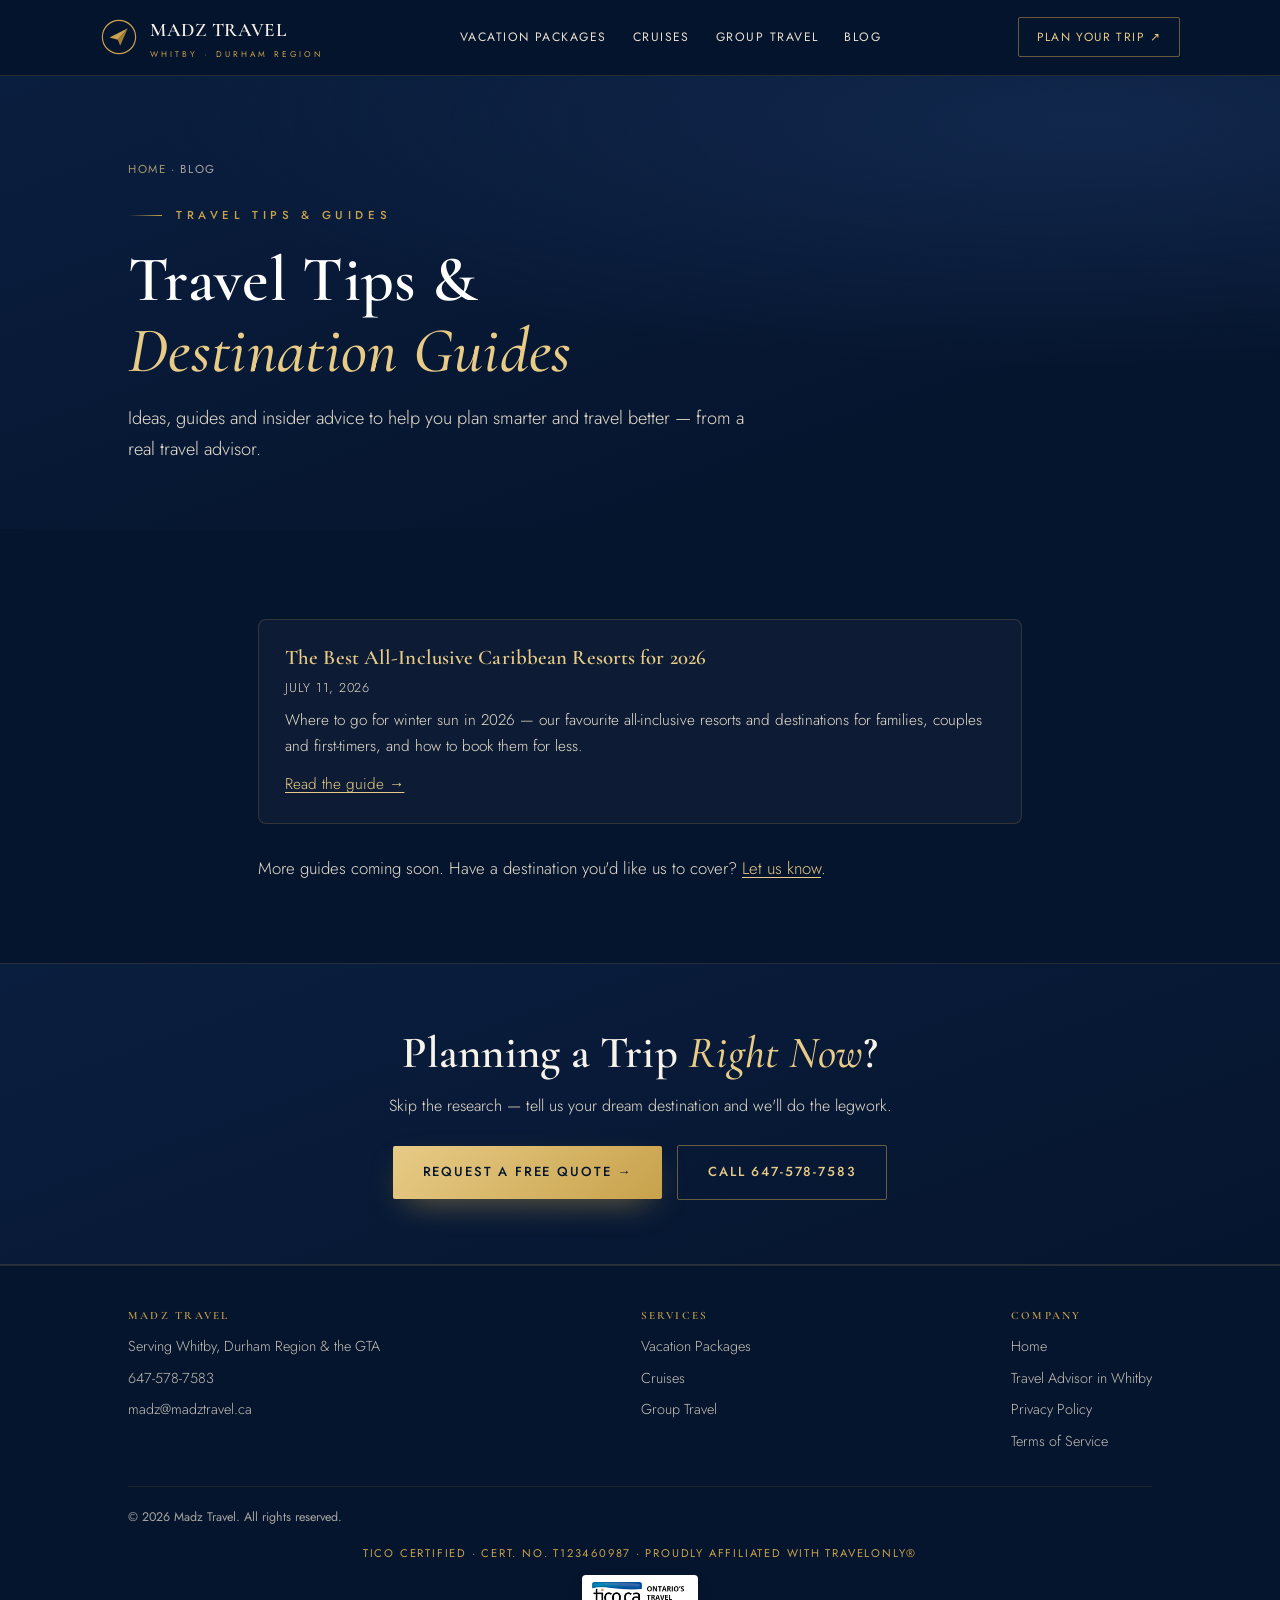
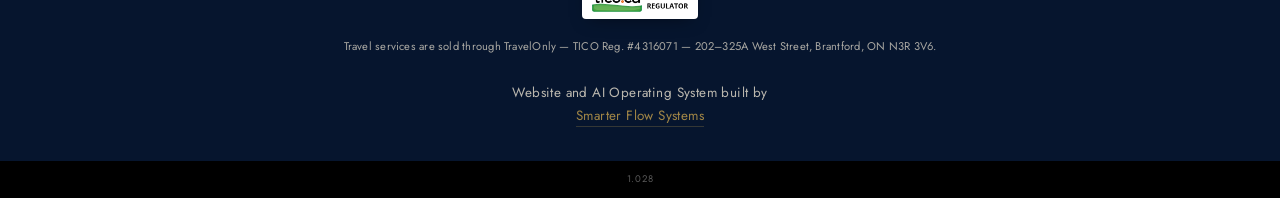
<file: blog/index.html>
<!DOCTYPE html>
<html lang="en">
<head>
<meta charset="UTF-8" />
<meta name="viewport" content="width=device-width, initial-scale=1.0" />
<title>Travel Tips &amp; Destination Guides | Madz Travel Blog</title>
<meta name="description" content="Travel tips, destination guides and vacation planning advice from Madz Travel — a TICO-certified travel advisor in Whitby, Ontario." />
<link rel="canonical" href="https://madztravel.ca/blog/" />
<meta name="robots" content="index,follow" />
<meta property="og:type" content="website" />
<meta property="og:site_name" content="Madz Travel" />
<meta property="og:url" content="https://madztravel.ca/blog/" />
<meta property="og:title" content="Travel Tips & Destination Guides | Madz Travel Blog" />
<meta property="og:description" content="Travel tips, destination guides and vacation planning advice from a TICO-certified travel advisor." />
<meta property="og:image" content="https://madztravel.ca/og-image.png" />
<meta name="twitter:card" content="summary_large_image" />
<meta name="theme-color" content="#0A1E3F" />
<link rel="icon" type="image/png" href="/logo.png" />
<link rel="preconnect" href="https://fonts.googleapis.com">
<link rel="preconnect" href="https://fonts.gstatic.com" crossorigin>
<link href="https://fonts.googleapis.com/css2?family=Cormorant+Garamond:ital,wght@0,500;0,600;0,700;1,500&family=Jost:wght@300;400;500;600&display=swap" rel="stylesheet">
<link rel="stylesheet" href="/site.css">
</head>
<body>

<header class="nav">
  <div class="wrap nav-inner">
    <a href="/" class="brand">
      <svg viewBox="0 0 48 48" aria-label="Madz Travel"><circle cx="24" cy="24" r="21" fill="none" stroke="#C8A24C" stroke-width="1.5"/><path d="M35 13 L12 24.5 L22.5 27.5 Z" fill="#C8A24C"/><path d="M22.5 27.5 L25.5 35 L35 13 Z" fill="#A67F32"/></svg>
      <span><b>Madz Travel</b><span>Whitby · Durham Region</span></span>
    </a>
    <nav class="nav-links">
      <a href="/vacation-packages.html">Vacation Packages</a>
      <a href="/cruises.html">Cruises</a>
      <a href="/group-travel.html">Group Travel</a>
      <a href="/blog/">Blog</a>
    </nav>
    <a href="/#contact" class="nav-cta">Plan Your Trip ↗</a>
  </div>
</header>

<section class="phead">
  <div class="wrap">
    <div class="crumb"><a href="/">Home</a> · Blog</div>
    <span class="eyebrow">Travel Tips &amp; Guides</span>
    <h1>Travel Tips &amp; <em>Destination Guides</em></h1>
    <p class="lede">Ideas, guides and insider advice to help you plan smarter and travel better — from a real travel advisor.</p>
  </div>
</section>

<section class="prose">
  <div class="wrap">
    <div class="cards">
      <div class="card">
        <h3><a href="/blog/best-all-inclusive-caribbean-resorts-2026.html" style="color:var(--gold-light);text-decoration:none">The Best All-Inclusive Caribbean Resorts for 2026</a></h3>
        <p style="color:var(--cream-dim);font-size:.8rem;letter-spacing:.06em;text-transform:uppercase;margin-bottom:8px">July 11, 2026</p>
        <p>Where to go for winter sun in 2026 — our favourite all-inclusive resorts and destinations for families, couples and first-timers, and how to book them for less.</p>
        <p style="margin-top:12px"><a href="/blog/best-all-inclusive-caribbean-resorts-2026.html">Read the guide →</a></p>
      </div>
    </div>
    <p style="margin-top:30px">More guides coming soon. Have a destination you'd like us to cover? <a href="/#contact">Let us know</a>.</p>
  </div>
</section>

<section class="cta-band">
  <div class="wrap">
    <h2>Planning a Trip <em>Right Now</em>?</h2>
    <p>Skip the research — tell us your dream destination and we'll do the legwork.</p>
    <a href="/#contact" class="btn btn-gold">Request a Free Quote →</a>
    <a href="tel:+16475787583" class="btn btn-ghost">Call 647-578-7583</a>
  </div>
</section>

<footer>
  <div class="wrap">
    <div class="foot-cols">
      <div>
        <h4>Madz Travel</h4>
        <p>Serving Whitby, Durham Region &amp; the GTA</p>
        <a href="tel:+16475787583">647-578-7583</a>
        <a href="mailto:madz@madztravel.ca">madz@madztravel.ca</a>
      </div>
      <div>
        <h4>Services</h4>
        <a href="/vacation-packages.html">Vacation Packages</a>
        <a href="/cruises.html">Cruises</a>
        <a href="/group-travel.html">Group Travel</a>
      </div>
      <div>
        <h4>Company</h4>
        <a href="/">Home</a>
        <a href="/whitby-travel-advisor.html">Travel Advisor in Whitby</a>
        <a href="/privacy.html">Privacy Policy</a>
        <a href="/terms.html">Terms of Service</a>
      </div>
    </div>
    <div class="foot-bottom">
      <p>© <span id="yr"></span> Madz Travel. All rights reserved.</p>
      <span class="tico"><a class="tico-mark" href="https://www.tico.ca/" target="_blank" rel="noopener noreferrer"><img src="/tico-logo.png" width="362" height="112" alt="TICO &mdash; Ontario&rsquo;s travel regulator" loading="lazy"></a>TICO Certified · Cert. No. T123460987 · Proudly Affiliated with TravelOnly®</span>
    <span class="tico-reg">Travel services are sold through TravelOnly &mdash; TICO Reg. #4316071 &mdash; 202&ndash;325A West Street, Brantford, ON N3R 3V6.</span>
    <div class="built-by">Website and AI Operating System built by<br><a href="https://smarterflow.ca/?ref=madztravel" target="_blank" rel="noopener">Smarter Flow Systems</a></div>
    </div>
  </div>
</footer>
<div class="version-bar"></div>
<script>document.getElementById('yr').textContent=new Date().getFullYear();</script>
<script src="/version.js"></script>
</body>
</html>
</file>
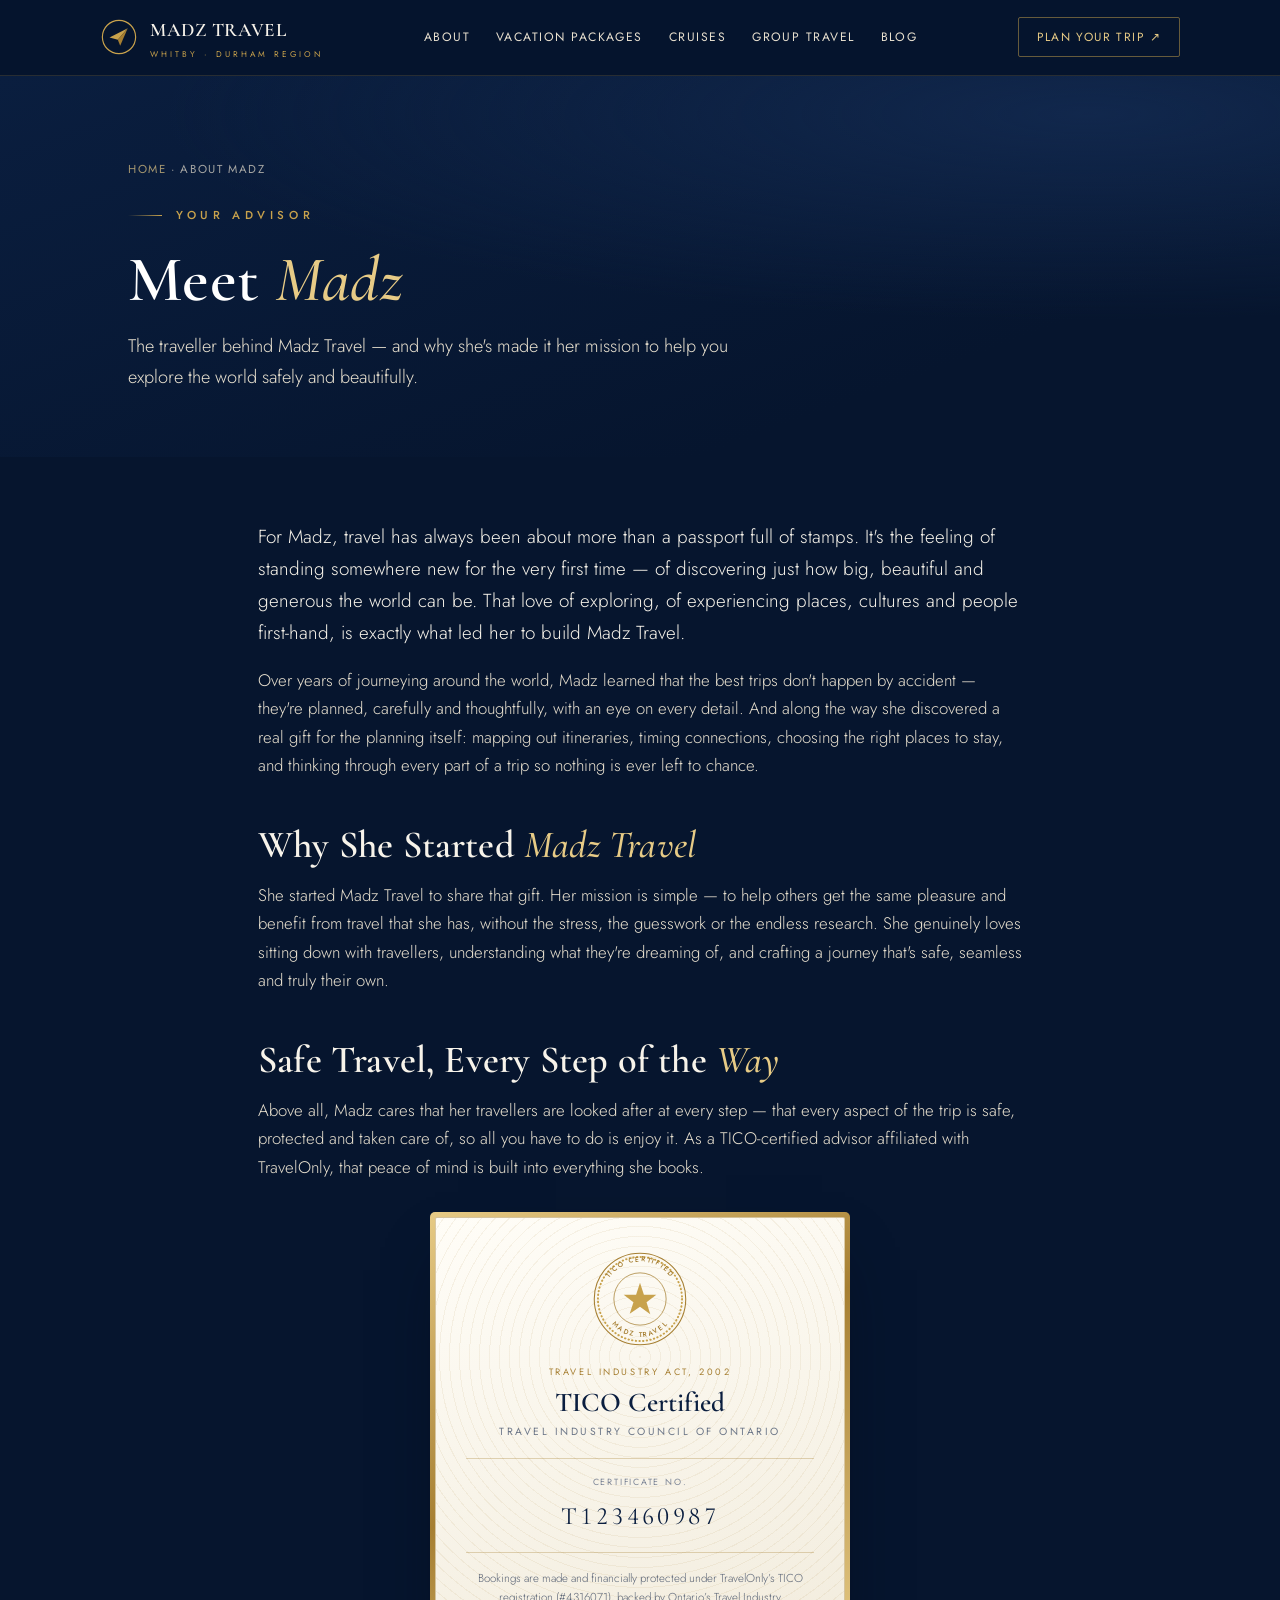
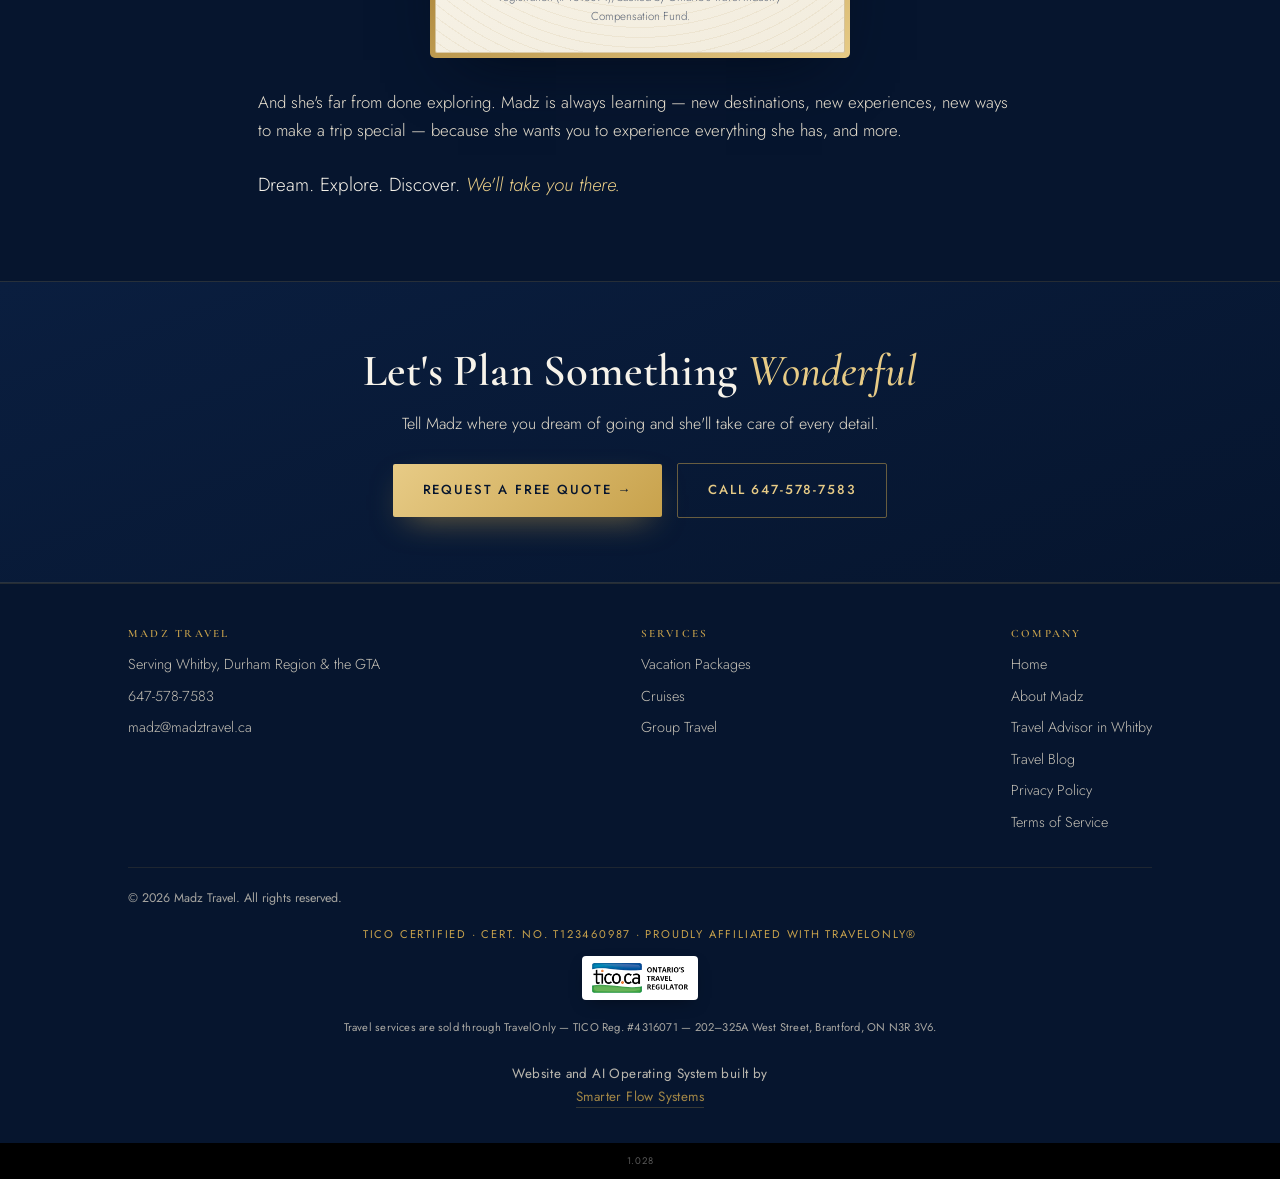
<file: about.html>
<!DOCTYPE html>
<html lang="en">
<head>
<meta charset="UTF-8" />
<meta name="viewport" content="width=device-width, initial-scale=1.0" />
<title>About Madz — Your Travel Advisor in Whitby | Madz Travel</title>
<meta name="description" content="Meet Madz — a TICO-certified travel advisor in Whitby, Ontario. Her lifelong love of travel and years exploring the world led her to help others plan safe, seamless, unforgettable trips." />
<link rel="canonical" href="https://madztravel.ca/about.html" />
<meta name="robots" content="index,follow" />
<meta property="og:type" content="profile" />
<meta property="og:site_name" content="Madz Travel" />
<meta property="og:url" content="https://madztravel.ca/about.html" />
<meta property="og:title" content="About Madz — Your Travel Advisor in Whitby" />
<meta property="og:description" content="Meet Madz — a TICO-certified travel advisor whose love of travel led her to help others explore the world safely and seamlessly." />
<meta property="og:image" content="https://madztravel.ca/og-image.png" />
<meta name="twitter:card" content="summary_large_image" />
<meta name="theme-color" content="#0A1E3F" />
<link rel="icon" type="image/png" href="/logo.png" />
<link rel="preconnect" href="https://fonts.googleapis.com">
<link rel="preconnect" href="https://fonts.gstatic.com" crossorigin>
<link href="https://fonts.googleapis.com/css2?family=Cormorant+Garamond:ital,wght@0,500;0,600;0,700;1,500&family=Jost:wght@300;400;500;600&display=swap" rel="stylesheet">
<link rel="stylesheet" href="/site.css">
<script type="application/ld+json">
{
  "@context": "https://schema.org",
  "@type": "AboutPage",
  "@id": "https://madztravel.ca/about.html",
  "url": "https://madztravel.ca/about.html",
  "name": "About Madz — Madz Travel",
  "about": {
    "@type": "Person",
    "name": "Madz",
    "jobTitle": "Travel Advisor",
    "worksFor": {
      "@type": "TravelAgency",
      "name": "Madz Travel",
      "url": "https://madztravel.ca/",
      "telephone": "+1-647-578-7583",
      "address": { "@type": "PostalAddress", "streetAddress": "202-325A West Street", "addressLocality": "Brantford", "addressRegion": "ON", "postalCode": "N3R 3V6", "addressCountry": "CA" }
    },
    "description": "TICO-certified travel advisor in Whitby, Ontario who helps travellers plan safe, seamless and personalized trips worldwide.",
    "hasCredential": {
      "@type": "EducationalOccupationalCredential",
      "name": "TICO Certified",
      "credentialCategory": "certification",
      "identifier": "T123460987",
      "recognizedBy": { "@type": "Organization", "name": "Travel Industry Council of Ontario" }
    }
  }
}
</script>
</head>
<body>

<header class="nav">
  <div class="wrap nav-inner">
    <a href="/" class="brand">
      <svg viewBox="0 0 48 48" aria-label="Madz Travel"><circle cx="24" cy="24" r="21" fill="none" stroke="#C8A24C" stroke-width="1.5"/><path d="M35 13 L12 24.5 L22.5 27.5 Z" fill="#C8A24C"/><path d="M22.5 27.5 L25.5 35 L35 13 Z" fill="#A67F32"/></svg>
      <span><b>Madz Travel</b><span>Whitby · Durham Region</span></span>
    </a>
    <nav class="nav-links">
      <a href="/about.html">About</a>
      <a href="/vacation-packages.html">Vacation Packages</a>
      <a href="/cruises.html">Cruises</a>
      <a href="/group-travel.html">Group Travel</a>
      <a href="/blog/">Blog</a>
    </nav>
    <a href="/#contact" class="nav-cta">Plan Your Trip ↗</a>
  </div>
</header>

<section class="phead">
  <div class="wrap">
    <div class="crumb"><a href="/">Home</a> · About Madz</div>
    <span class="eyebrow">Your Advisor</span>
    <h1>Meet <em>Madz</em></h1>
    <p class="lede">The traveller behind Madz Travel — and why she's made it her mission to help you explore the world safely and beautifully.</p>
  </div>
</section>

<section class="prose">
  <div class="wrap">
    <p class="lead">For Madz, travel has always been about more than a passport full of stamps. It's the feeling of standing somewhere new for the very first time — of discovering just how big, beautiful and generous the world can be. That love of exploring, of experiencing places, cultures and people first-hand, is exactly what led her to build Madz Travel.</p>

    <p>Over years of journeying around the world, Madz learned that the best trips don't happen by accident — they're planned, carefully and thoughtfully, with an eye on every detail. And along the way she discovered a real gift for the planning itself: mapping out itineraries, timing connections, choosing the right places to stay, and thinking through every part of a trip so nothing is ever left to chance.</p>

    <h2>Why She Started <em>Madz Travel</em></h2>
    <p>She started Madz Travel to share that gift. Her mission is simple — to help others get the same pleasure and benefit from travel that she has, without the stress, the guesswork or the endless research. She genuinely loves sitting down with travellers, understanding what they're dreaming of, and crafting a journey that's safe, seamless and truly their own.</p>

    <h2>Safe Travel, Every Step of the <em>Way</em></h2>
    <p>Above all, Madz cares that her travellers are looked after at every step — that every aspect of the trip is safe, protected and taken care of, so all you have to do is enjoy it. As a TICO-certified advisor affiliated with TravelOnly, that peace of mind is built into everything she books.</p>

    <figure class="tico-cert">
      <div class="tico-cert-in">
        <svg class="seal" viewBox="0 0 120 120" role="img" aria-label="Madz Travel TICO certified seal">
          <defs>
            <path id="tcTop" d="M14,60a46,46 0 0 1 92,0" fill="none"/>
            <path id="tcBot" d="M14,60a46,46 0 0 0 92,0" fill="none"/>
          </defs>
          <circle cx="60" cy="60" r="56" fill="none" stroke="#A67F32" stroke-width="1.3"/>
          <circle cx="60" cy="60" r="51.5" fill="none" stroke="#C8A24C" stroke-width="2.4" stroke-dasharray=".5 4" stroke-linecap="round"/>
          <circle cx="60" cy="60" r="32" fill="none" stroke="#A67F32" stroke-width=".9"/>
          <text class="sealtxt"><textPath href="#tcTop" startOffset="50%" text-anchor="middle">TICO CERTIFIED</textPath></text>
          <text class="sealtxt"><textPath href="#tcBot" startOffset="50%" text-anchor="middle">MADZ TRAVEL</textPath></text>
          <path transform="translate(36,36) scale(2)" fill="#C8A24C" d="M12 2l2.4 7.4H22l-6 4.6 2.3 7.4-6.3-4.6L5.7 21 8 14 2 9.4h7.6z"/>
        </svg>
        <span class="act">Travel Industry Act, 2002</span>
        <h3>TICO Certified</h3>
        <div class="who">Travel Industry Council of Ontario</div>
        <dl>
          <div><dt>Certificate No.</dt><dd>T123460987</dd></div>
        </dl>
        <p class="note">Bookings are made and financially protected under TravelOnly&rsquo;s TICO registration (#4316071), backed by Ontario&rsquo;s Travel Industry Compensation Fund.</p>
      </div>
    </figure>

    <p>And she's far from done exploring. Madz is always learning — new destinations, new experiences, new ways to make a trip special — because she wants you to experience everything she has, and more.</p>

    <p class="lead" style="margin-top:24px">Dream. Explore. Discover. <em style="font-style:italic;color:var(--gold-light)">We'll take you there.</em></p>
  </div>
</section>

<section class="cta-band">
  <div class="wrap">
    <h2>Let's Plan Something <em>Wonderful</em></h2>
    <p>Tell Madz where you dream of going and she'll take care of every detail.</p>
    <a href="/#contact" class="btn btn-gold">Request a Free Quote →</a>
    <a href="tel:+16475787583" class="btn btn-ghost">Call 647-578-7583</a>
  </div>
</section>

<footer>
  <div class="wrap">
    <div class="foot-cols">
      <div>
        <h4>Madz Travel</h4>
        <p>Serving Whitby, Durham Region &amp; the GTA</p>
        <a href="tel:+16475787583">647-578-7583</a>
        <a href="mailto:madz@madztravel.ca">madz@madztravel.ca</a>
      </div>
      <div>
        <h4>Services</h4>
        <a href="/vacation-packages.html">Vacation Packages</a>
        <a href="/cruises.html">Cruises</a>
        <a href="/group-travel.html">Group Travel</a>
      </div>
      <div>
        <h4>Company</h4>
        <a href="/">Home</a>
        <a href="/about.html">About Madz</a>
        <a href="/whitby-travel-advisor.html">Travel Advisor in Whitby</a>
        <a href="/blog/">Travel Blog</a>
        <a href="/privacy.html">Privacy Policy</a>
        <a href="/terms.html">Terms of Service</a>
      </div>
    </div>
    <div class="foot-bottom">
      <p>© <span id="yr"></span> Madz Travel. All rights reserved.</p>
      <span class="tico"><a class="tico-mark" href="https://www.tico.ca/" target="_blank" rel="noopener noreferrer"><img src="/tico-logo.png" width="362" height="112" alt="TICO &mdash; Ontario&rsquo;s travel regulator" loading="lazy"></a>TICO Certified · Cert. No. T123460987 · Proudly Affiliated with TravelOnly®</span>
    <span class="tico-reg">Travel services are sold through TravelOnly &mdash; TICO Reg. #4316071 &mdash; 202&ndash;325A West Street, Brantford, ON N3R 3V6.</span>
    <div class="built-by">Website and AI Operating System built by<br><a href="https://smarterflow.ca/?ref=madztravel" target="_blank" rel="noopener">Smarter Flow Systems</a></div>
    </div>
  </div>
</footer>
<div class="version-bar"></div>
<script>document.getElementById('yr').textContent=new Date().getFullYear();</script>
<script src="/version.js"></script>
</body>
</html>
</file>
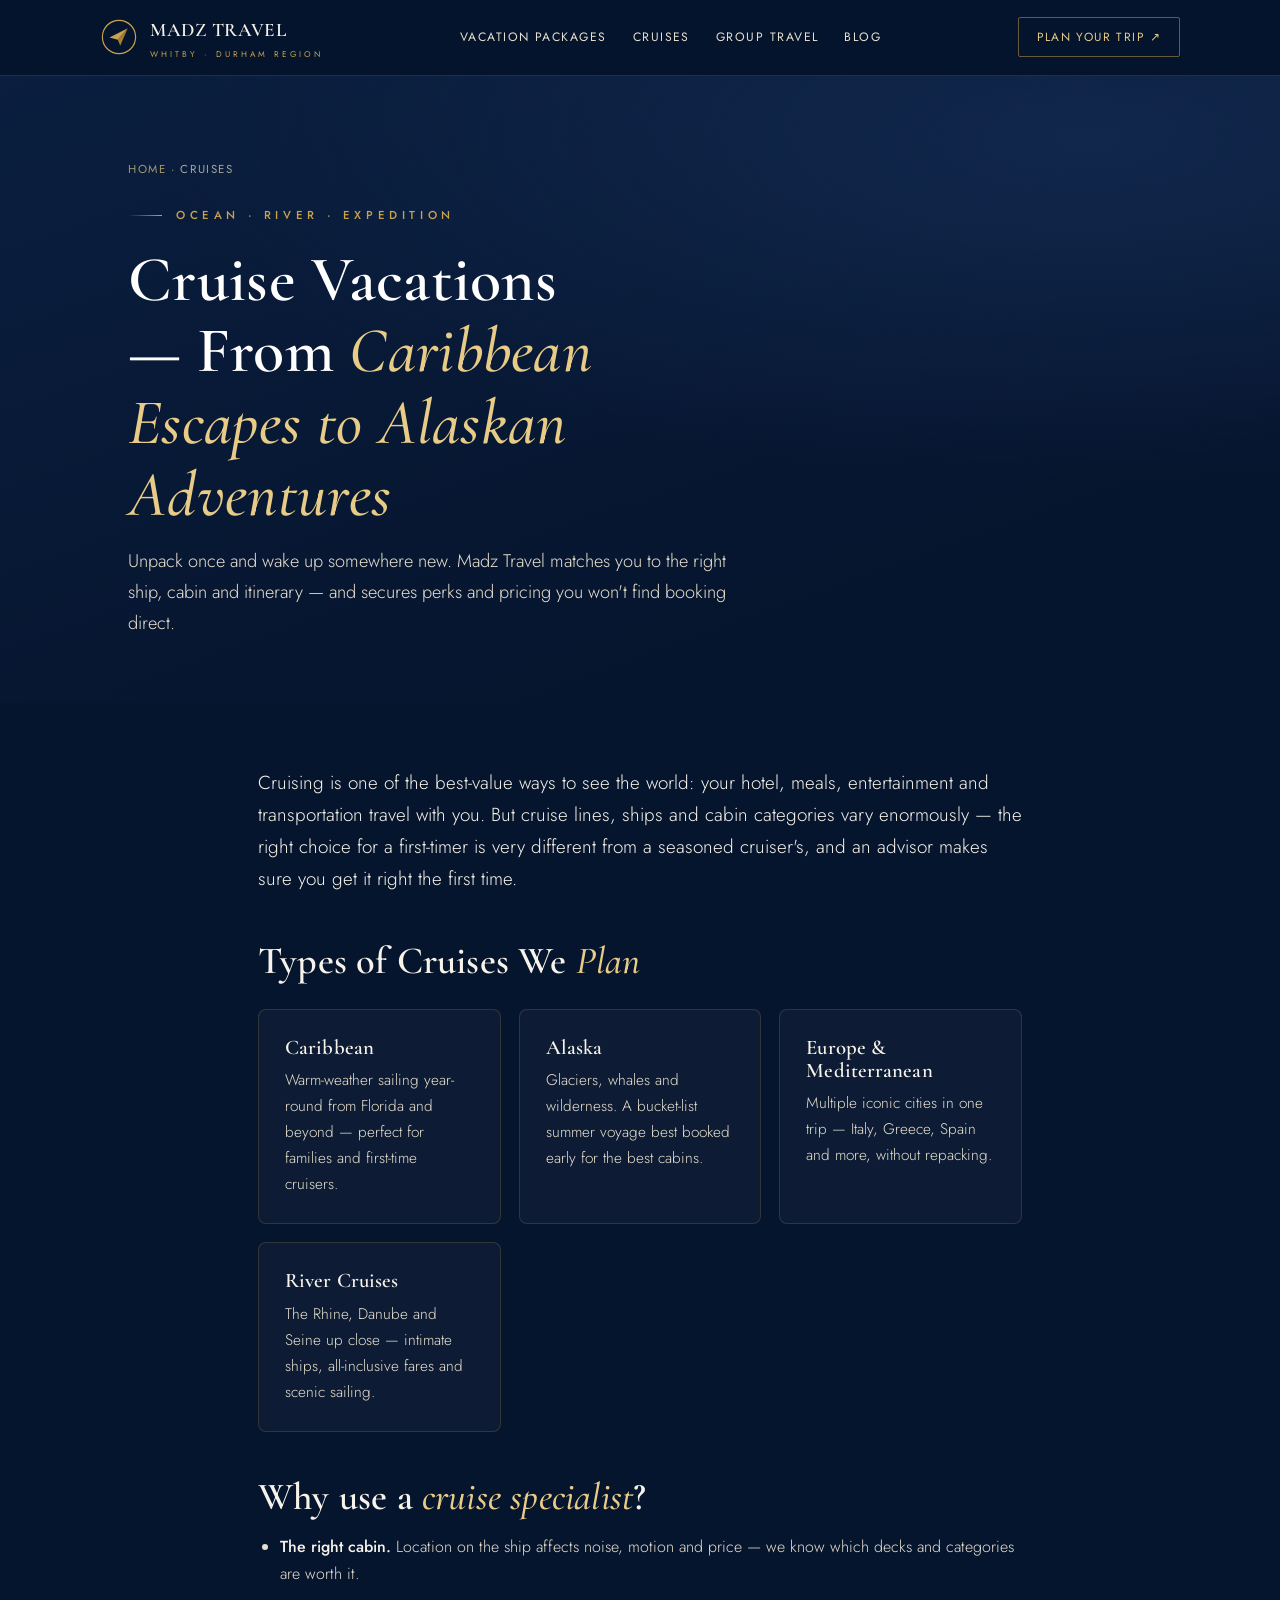
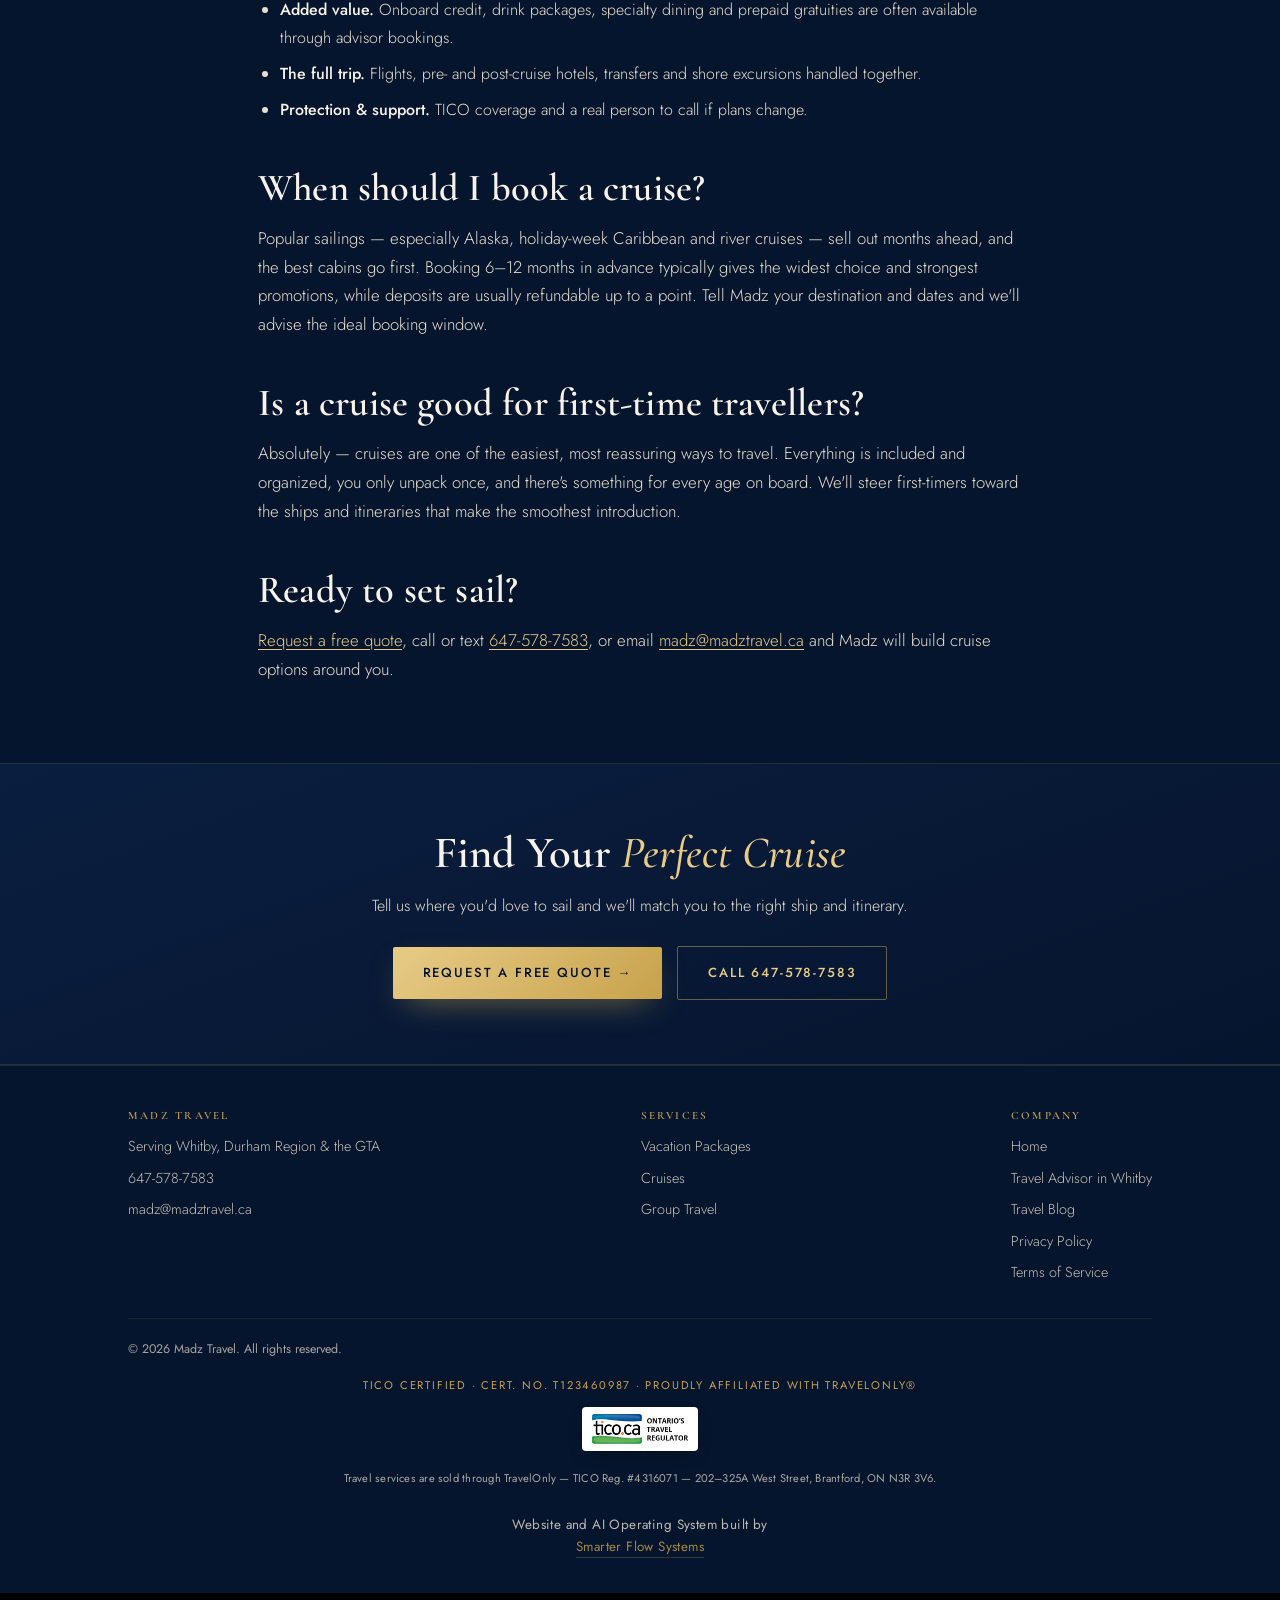
<file: cruises.html>
<!DOCTYPE html>
<html lang="en">
<head>
<meta charset="UTF-8" />
<meta name="viewport" content="width=device-width, initial-scale=1.0" />
<title>Cruise Vacations &amp; Cruise Specialist | Madz Travel (Whitby, ON)</title>
<meta name="description" content="Plan your cruise with Madz Travel — a TICO-certified cruise specialist in Whitby, Ontario. Caribbean, Alaska, Europe and river cruises with exclusive perks and expert guidance." />
<link rel="canonical" href="https://madztravel.ca/cruises.html" />
<meta name="robots" content="index,follow" />
<meta property="og:type" content="website" />
<meta property="og:site_name" content="Madz Travel" />
<meta property="og:url" content="https://madztravel.ca/cruises.html" />
<meta property="og:title" content="Cruise Vacations & Cruise Specialist | Madz Travel" />
<meta property="og:description" content="Caribbean, Alaska, Europe and river cruises planned by a TICO-certified cruise specialist." />
<meta property="og:image" content="https://madztravel.ca/og-image.png" />
<meta name="twitter:card" content="summary_large_image" />
<meta name="theme-color" content="#0A1E3F" />
<link rel="icon" type="image/png" href="/logo.png" />
<link rel="preconnect" href="https://fonts.googleapis.com">
<link rel="preconnect" href="https://fonts.gstatic.com" crossorigin>
<link href="https://fonts.googleapis.com/css2?family=Cormorant+Garamond:ital,wght@0,500;0,600;0,700;1,500&family=Jost:wght@300;400;500;600&display=swap" rel="stylesheet">
<link rel="stylesheet" href="/site.css">
<script type="application/ld+json">
{
  "@context": "https://schema.org",
  "@type": "Service",
  "serviceType": "Cruise Vacation Planning",
  "provider": { "@type": "TravelAgency", "name": "Madz Travel", "telephone": "+1-647-578-7583", "address": { "@type": "PostalAddress", "streetAddress": "202-325A West Street", "addressLocality": "Brantford", "addressRegion": "ON", "postalCode": "N3R 3V6", "addressCountry": "CA" } },
  "areaServed": "Canada",
  "url": "https://madztravel.ca/cruises.html"
}
</script>
</head>
<body>

<header class="nav">
  <div class="wrap nav-inner">
    <a href="/" class="brand">
      <svg viewBox="0 0 48 48" aria-label="Madz Travel"><circle cx="24" cy="24" r="21" fill="none" stroke="#C8A24C" stroke-width="1.5"/><path d="M35 13 L12 24.5 L22.5 27.5 Z" fill="#C8A24C"/><path d="M22.5 27.5 L25.5 35 L35 13 Z" fill="#A67F32"/></svg>
      <span><b>Madz Travel</b><span>Whitby · Durham Region</span></span>
    </a>
    <nav class="nav-links">
      <a href="/vacation-packages.html">Vacation Packages</a>
      <a href="/cruises.html">Cruises</a>
      <a href="/group-travel.html">Group Travel</a>
      <a href="/blog/">Blog</a>
    </nav>
    <a href="/#contact" class="nav-cta">Plan Your Trip ↗</a>
  </div>
</header>

<section class="phead">
  <div class="wrap">
    <div class="crumb"><a href="/">Home</a> · Cruises</div>
    <span class="eyebrow">Ocean · River · Expedition</span>
    <h1>Cruise Vacations — From <em>Caribbean Escapes to Alaskan Adventures</em></h1>
    <p class="lede">Unpack once and wake up somewhere new. Madz Travel matches you to the right ship, cabin and itinerary — and secures perks and pricing you won't find booking direct.</p>
  </div>
</section>

<section class="prose">
  <div class="wrap">
    <p class="lead">Cruising is one of the best-value ways to see the world: your hotel, meals, entertainment and transportation travel with you. But cruise lines, ships and cabin categories vary enormously — the right choice for a first-timer is very different from a seasoned cruiser's, and an advisor makes sure you get it right the first time.</p>

    <h2>Types of Cruises We <em>Plan</em></h2>
    <div class="cards">
      <div class="card"><h3>Caribbean</h3><p>Warm-weather sailing year-round from Florida and beyond — perfect for families and first-time cruisers.</p></div>
      <div class="card"><h3>Alaska</h3><p>Glaciers, whales and wilderness. A bucket-list summer voyage best booked early for the best cabins.</p></div>
      <div class="card"><h3>Europe &amp; Mediterranean</h3><p>Multiple iconic cities in one trip — Italy, Greece, Spain and more, without repacking.</p></div>
      <div class="card"><h3>River Cruises</h3><p>The Rhine, Danube and Seine up close — intimate ships, all-inclusive fares and scenic sailing.</p></div>
    </div>

    <h2>Why use a <em>cruise specialist</em>?</h2>
    <ul>
      <li><strong>The right cabin.</strong> Location on the ship affects noise, motion and price — we know which decks and categories are worth it.</li>
      <li><strong>Added value.</strong> Onboard credit, drink packages, specialty dining and prepaid gratuities are often available through advisor bookings.</li>
      <li><strong>The full trip.</strong> Flights, pre- and post-cruise hotels, transfers and shore excursions handled together.</li>
      <li><strong>Protection &amp; support.</strong> TICO coverage and a real person to call if plans change.</li>
    </ul>

    <h2>When should I book a cruise?</h2>
    <p>Popular sailings — especially Alaska, holiday-week Caribbean and river cruises — sell out months ahead, and the best cabins go first. Booking 6–12 months in advance typically gives the widest choice and strongest promotions, while deposits are usually refundable up to a point. Tell Madz your destination and dates and we'll advise the ideal booking window.</p>

    <h2>Is a cruise good for first-time travellers?</h2>
    <p>Absolutely — cruises are one of the easiest, most reassuring ways to travel. Everything is included and organized, you only unpack once, and there's something for every age on board. We'll steer first-timers toward the ships and itineraries that make the smoothest introduction.</p>

    <h2>Ready to set sail?</h2>
    <p><a href="/#contact">Request a free quote</a>, call or text <a href="tel:+16475787583">647-578-7583</a>, or email <a href="mailto:madz@madztravel.ca">madz@madztravel.ca</a> and Madz will build cruise options around you.</p>
  </div>
</section>

<section class="cta-band">
  <div class="wrap">
    <h2>Find Your <em>Perfect Cruise</em></h2>
    <p>Tell us where you'd love to sail and we'll match you to the right ship and itinerary.</p>
    <a href="/#contact" class="btn btn-gold">Request a Free Quote →</a>
    <a href="tel:+16475787583" class="btn btn-ghost">Call 647-578-7583</a>
  </div>
</section>

<footer>
  <div class="wrap">
    <div class="foot-cols">
      <div>
        <h4>Madz Travel</h4>
        <p>Serving Whitby, Durham Region &amp; the GTA</p>
        <a href="tel:+16475787583">647-578-7583</a>
        <a href="mailto:madz@madztravel.ca">madz@madztravel.ca</a>
      </div>
      <div>
        <h4>Services</h4>
        <a href="/vacation-packages.html">Vacation Packages</a>
        <a href="/cruises.html">Cruises</a>
        <a href="/group-travel.html">Group Travel</a>
      </div>
      <div>
        <h4>Company</h4>
        <a href="/">Home</a>
        <a href="/whitby-travel-advisor.html">Travel Advisor in Whitby</a>
        <a href="/blog/">Travel Blog</a>
        <a href="/privacy.html">Privacy Policy</a>
        <a href="/terms.html">Terms of Service</a>
      </div>
    </div>
    <div class="foot-bottom">
      <p>© <span id="yr"></span> Madz Travel. All rights reserved.</p>
      <span class="tico"><a class="tico-mark" href="https://www.tico.ca/" target="_blank" rel="noopener noreferrer"><img src="/tico-logo.png" width="362" height="112" alt="TICO &mdash; Ontario&rsquo;s travel regulator" loading="lazy"></a>TICO Certified · Cert. No. T123460987 · Proudly Affiliated with TravelOnly®</span>
    <span class="tico-reg">Travel services are sold through TravelOnly &mdash; TICO Reg. #4316071 &mdash; 202&ndash;325A West Street, Brantford, ON N3R 3V6.</span>
    <div class="built-by">Website and AI Operating System built by<br><a href="https://smarterflow.ca/?ref=madztravel" target="_blank" rel="noopener">Smarter Flow Systems</a></div>
    </div>
  </div>
</footer>
<div class="version-bar"></div>
<script>document.getElementById('yr').textContent=new Date().getFullYear();</script>
<script src="/version.js"></script>
</body>
</html>
</file>
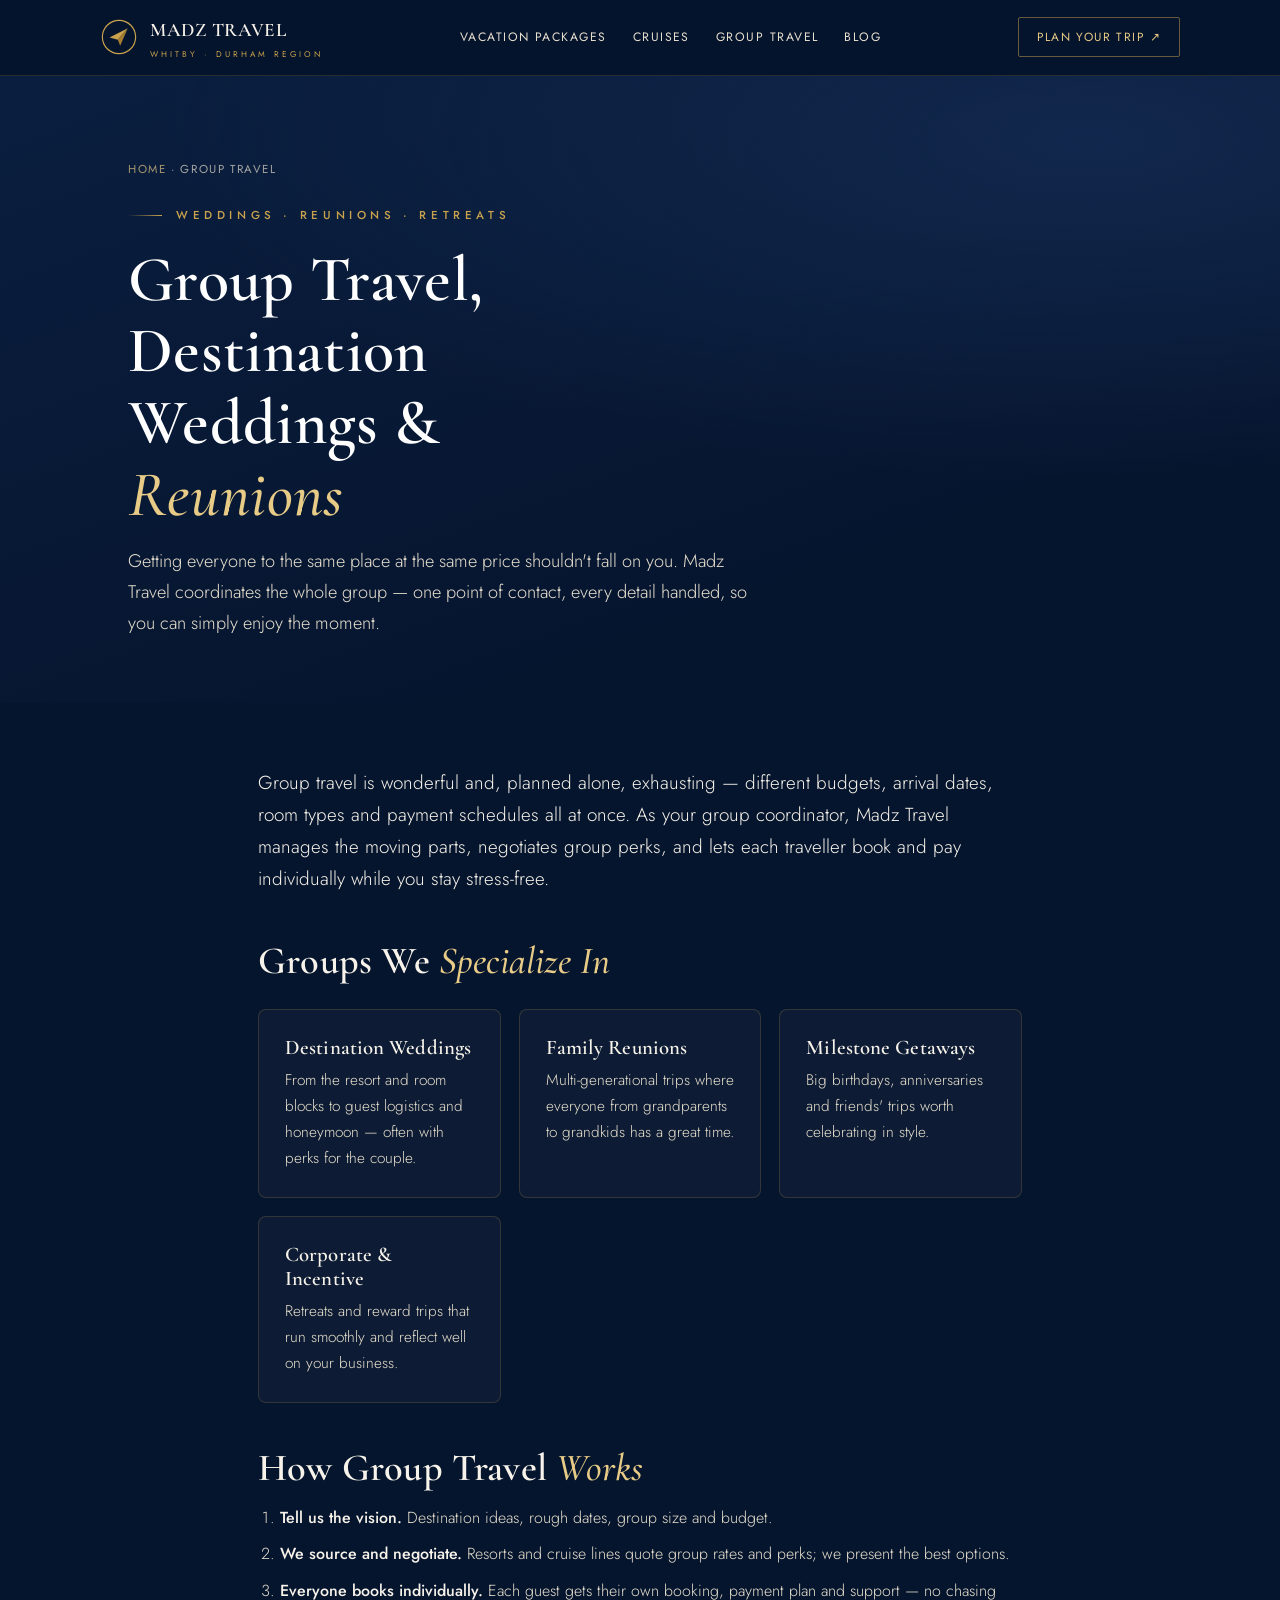
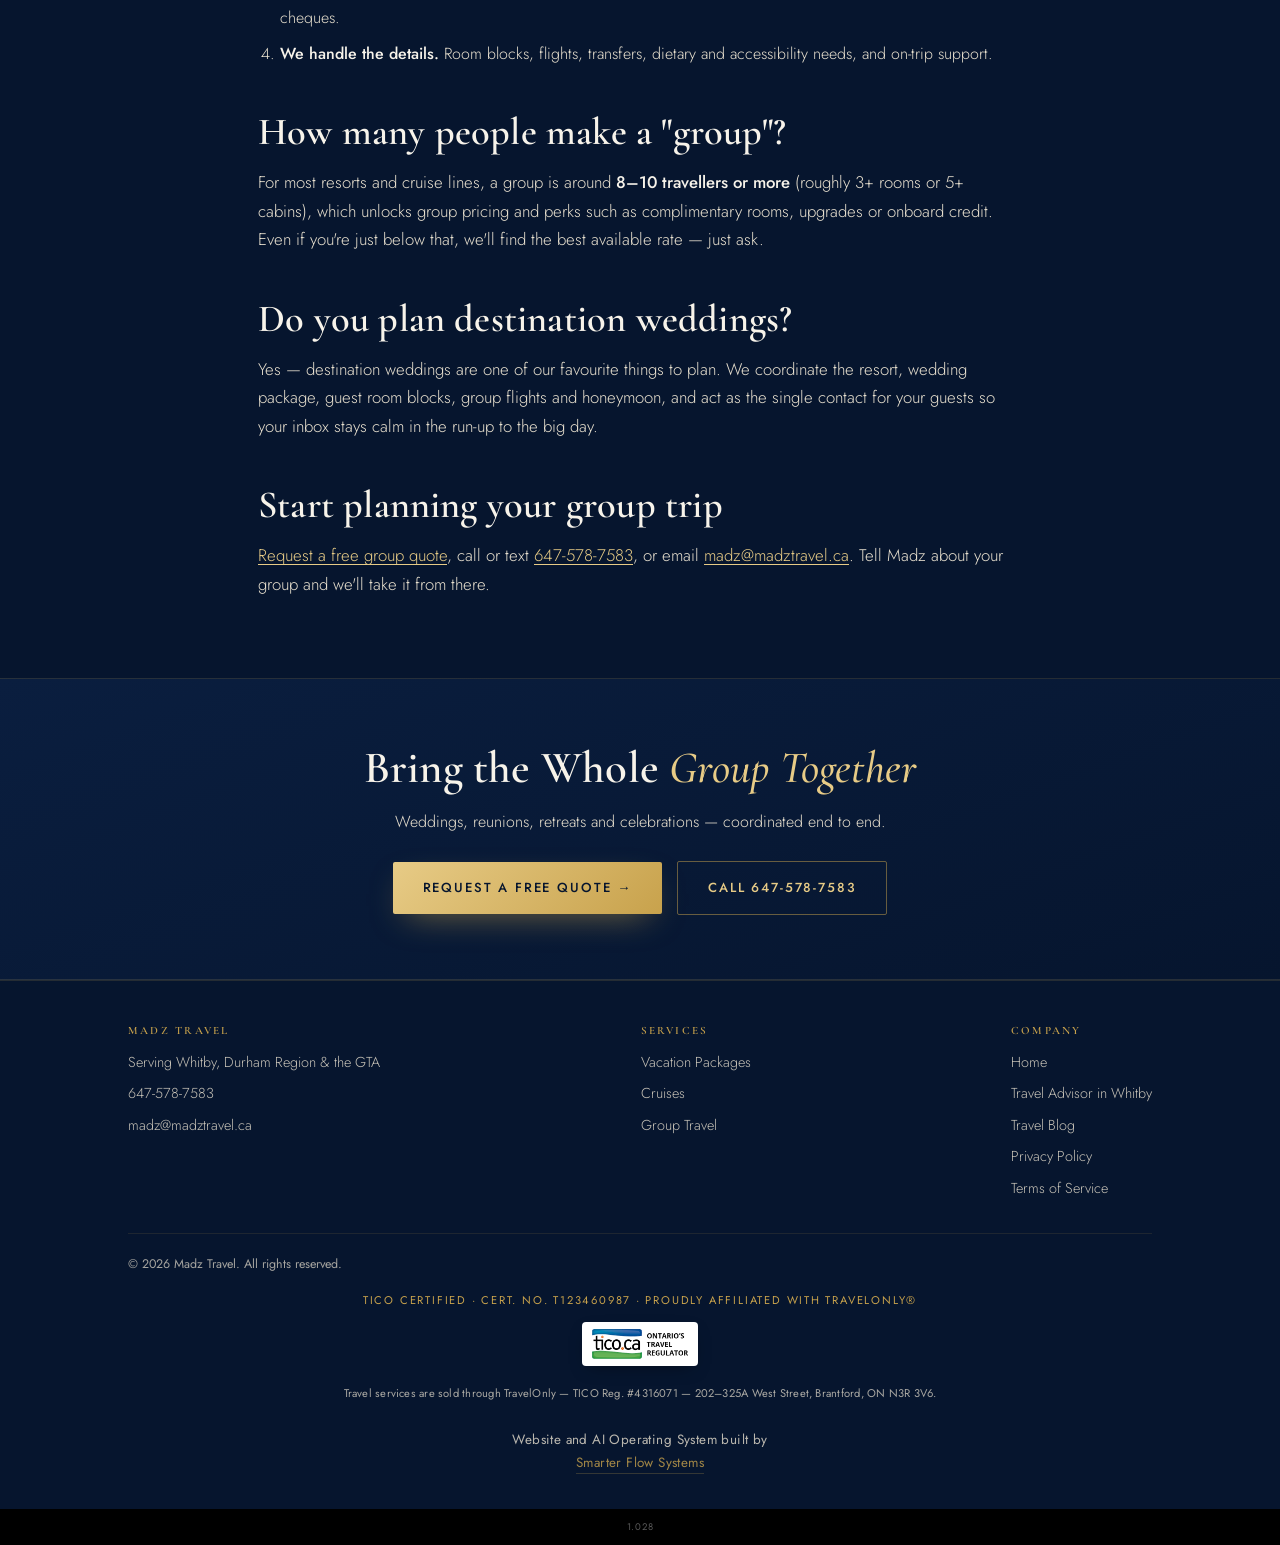
<file: group-travel.html>
<!DOCTYPE html>
<html lang="en">
<head>
<meta charset="UTF-8" />
<meta name="viewport" content="width=device-width, initial-scale=1.0" />
<title>Group Travel, Destination Weddings &amp; Reunions | Madz Travel</title>
<meta name="description" content="Madz Travel plans destination weddings, family reunions, corporate retreats and group getaways — a TICO-certified travel advisor in Whitby, Ontario. One coordinator, every detail handled." />
<link rel="canonical" href="https://madztravel.ca/group-travel.html" />
<meta name="robots" content="index,follow" />
<meta property="og:type" content="website" />
<meta property="og:site_name" content="Madz Travel" />
<meta property="og:url" content="https://madztravel.ca/group-travel.html" />
<meta property="og:title" content="Group Travel, Destination Weddings & Reunions | Madz Travel" />
<meta property="og:description" content="Destination weddings, reunions and corporate retreats coordinated end to end by a TICO-certified advisor." />
<meta property="og:image" content="https://madztravel.ca/og-image.png" />
<meta name="twitter:card" content="summary_large_image" />
<meta name="theme-color" content="#0A1E3F" />
<link rel="icon" type="image/png" href="/logo.png" />
<link rel="preconnect" href="https://fonts.googleapis.com">
<link rel="preconnect" href="https://fonts.gstatic.com" crossorigin>
<link href="https://fonts.googleapis.com/css2?family=Cormorant+Garamond:ital,wght@0,500;0,600;0,700;1,500&family=Jost:wght@300;400;500;600&display=swap" rel="stylesheet">
<link rel="stylesheet" href="/site.css">
<script type="application/ld+json">
{
  "@context": "https://schema.org",
  "@type": "Service",
  "serviceType": "Group Travel & Destination Weddings",
  "provider": { "@type": "TravelAgency", "name": "Madz Travel", "telephone": "+1-647-578-7583", "address": { "@type": "PostalAddress", "streetAddress": "202-325A West Street", "addressLocality": "Brantford", "addressRegion": "ON", "postalCode": "N3R 3V6", "addressCountry": "CA" } },
  "areaServed": "Canada",
  "url": "https://madztravel.ca/group-travel.html"
}
</script>
</head>
<body>

<header class="nav">
  <div class="wrap nav-inner">
    <a href="/" class="brand">
      <svg viewBox="0 0 48 48" aria-label="Madz Travel"><circle cx="24" cy="24" r="21" fill="none" stroke="#C8A24C" stroke-width="1.5"/><path d="M35 13 L12 24.5 L22.5 27.5 Z" fill="#C8A24C"/><path d="M22.5 27.5 L25.5 35 L35 13 Z" fill="#A67F32"/></svg>
      <span><b>Madz Travel</b><span>Whitby · Durham Region</span></span>
    </a>
    <nav class="nav-links">
      <a href="/vacation-packages.html">Vacation Packages</a>
      <a href="/cruises.html">Cruises</a>
      <a href="/group-travel.html">Group Travel</a>
      <a href="/blog/">Blog</a>
    </nav>
    <a href="/#contact" class="nav-cta">Plan Your Trip ↗</a>
  </div>
</header>

<section class="phead">
  <div class="wrap">
    <div class="crumb"><a href="/">Home</a> · Group Travel</div>
    <span class="eyebrow">Weddings · Reunions · Retreats</span>
    <h1>Group Travel, Destination Weddings &amp; <em>Reunions</em></h1>
    <p class="lede">Getting everyone to the same place at the same price shouldn't fall on you. Madz Travel coordinates the whole group — one point of contact, every detail handled, so you can simply enjoy the moment.</p>
  </div>
</section>

<section class="prose">
  <div class="wrap">
    <p class="lead">Group travel is wonderful and, planned alone, exhausting — different budgets, arrival dates, room types and payment schedules all at once. As your group coordinator, Madz Travel manages the moving parts, negotiates group perks, and lets each traveller book and pay individually while you stay stress-free.</p>

    <h2>Groups We <em>Specialize In</em></h2>
    <div class="cards">
      <div class="card"><h3>Destination Weddings</h3><p>From the resort and room blocks to guest logistics and honeymoon — often with perks for the couple.</p></div>
      <div class="card"><h3>Family Reunions</h3><p>Multi-generational trips where everyone from grandparents to grandkids has a great time.</p></div>
      <div class="card"><h3>Milestone Getaways</h3><p>Big birthdays, anniversaries and friends' trips worth celebrating in style.</p></div>
      <div class="card"><h3>Corporate &amp; Incentive</h3><p>Retreats and reward trips that run smoothly and reflect well on your business.</p></div>
    </div>

    <h2>How Group Travel <em>Works</em></h2>
    <ol>
      <li><strong>Tell us the vision.</strong> Destination ideas, rough dates, group size and budget.</li>
      <li><strong>We source and negotiate.</strong> Resorts and cruise lines quote group rates and perks; we present the best options.</li>
      <li><strong>Everyone books individually.</strong> Each guest gets their own booking, payment plan and support — no chasing cheques.</li>
      <li><strong>We handle the details.</strong> Room blocks, flights, transfers, dietary and accessibility needs, and on-trip support.</li>
    </ol>

    <h2>How many people make a "group"?</h2>
    <p>For most resorts and cruise lines, a group is around <strong>8–10 travellers or more</strong> (roughly 3+ rooms or 5+ cabins), which unlocks group pricing and perks such as complimentary rooms, upgrades or onboard credit. Even if you're just below that, we'll find the best available rate — just ask.</p>

    <h2>Do you plan destination weddings?</h2>
    <p>Yes — destination weddings are one of our favourite things to plan. We coordinate the resort, wedding package, guest room blocks, group flights and honeymoon, and act as the single contact for your guests so your inbox stays calm in the run-up to the big day.</p>

    <h2>Start planning your group trip</h2>
    <p><a href="/#contact">Request a free group quote</a>, call or text <a href="tel:+16475787583">647-578-7583</a>, or email <a href="mailto:madz@madztravel.ca">madz@madztravel.ca</a>. Tell Madz about your group and we'll take it from there.</p>
  </div>
</section>

<section class="cta-band">
  <div class="wrap">
    <h2>Bring the Whole <em>Group Together</em></h2>
    <p>Weddings, reunions, retreats and celebrations — coordinated end to end.</p>
    <a href="/#contact" class="btn btn-gold">Request a Free Quote →</a>
    <a href="tel:+16475787583" class="btn btn-ghost">Call 647-578-7583</a>
  </div>
</section>

<footer>
  <div class="wrap">
    <div class="foot-cols">
      <div>
        <h4>Madz Travel</h4>
        <p>Serving Whitby, Durham Region &amp; the GTA</p>
        <a href="tel:+16475787583">647-578-7583</a>
        <a href="mailto:madz@madztravel.ca">madz@madztravel.ca</a>
      </div>
      <div>
        <h4>Services</h4>
        <a href="/vacation-packages.html">Vacation Packages</a>
        <a href="/cruises.html">Cruises</a>
        <a href="/group-travel.html">Group Travel</a>
      </div>
      <div>
        <h4>Company</h4>
        <a href="/">Home</a>
        <a href="/whitby-travel-advisor.html">Travel Advisor in Whitby</a>
        <a href="/blog/">Travel Blog</a>
        <a href="/privacy.html">Privacy Policy</a>
        <a href="/terms.html">Terms of Service</a>
      </div>
    </div>
    <div class="foot-bottom">
      <p>© <span id="yr"></span> Madz Travel. All rights reserved.</p>
      <span class="tico"><a class="tico-mark" href="https://www.tico.ca/" target="_blank" rel="noopener noreferrer"><img src="/tico-logo.png" width="362" height="112" alt="TICO &mdash; Ontario&rsquo;s travel regulator" loading="lazy"></a>TICO Certified · Cert. No. T123460987 · Proudly Affiliated with TravelOnly®</span>
    <span class="tico-reg">Travel services are sold through TravelOnly &mdash; TICO Reg. #4316071 &mdash; 202&ndash;325A West Street, Brantford, ON N3R 3V6.</span>
    <div class="built-by">Website and AI Operating System built by<br><a href="https://smarterflow.ca/?ref=madztravel" target="_blank" rel="noopener">Smarter Flow Systems</a></div>
    </div>
  </div>
</footer>
<div class="version-bar"></div>
<script>document.getElementById('yr').textContent=new Date().getFullYear();</script>
<script src="/version.js"></script>
</body>
</html>
</file>
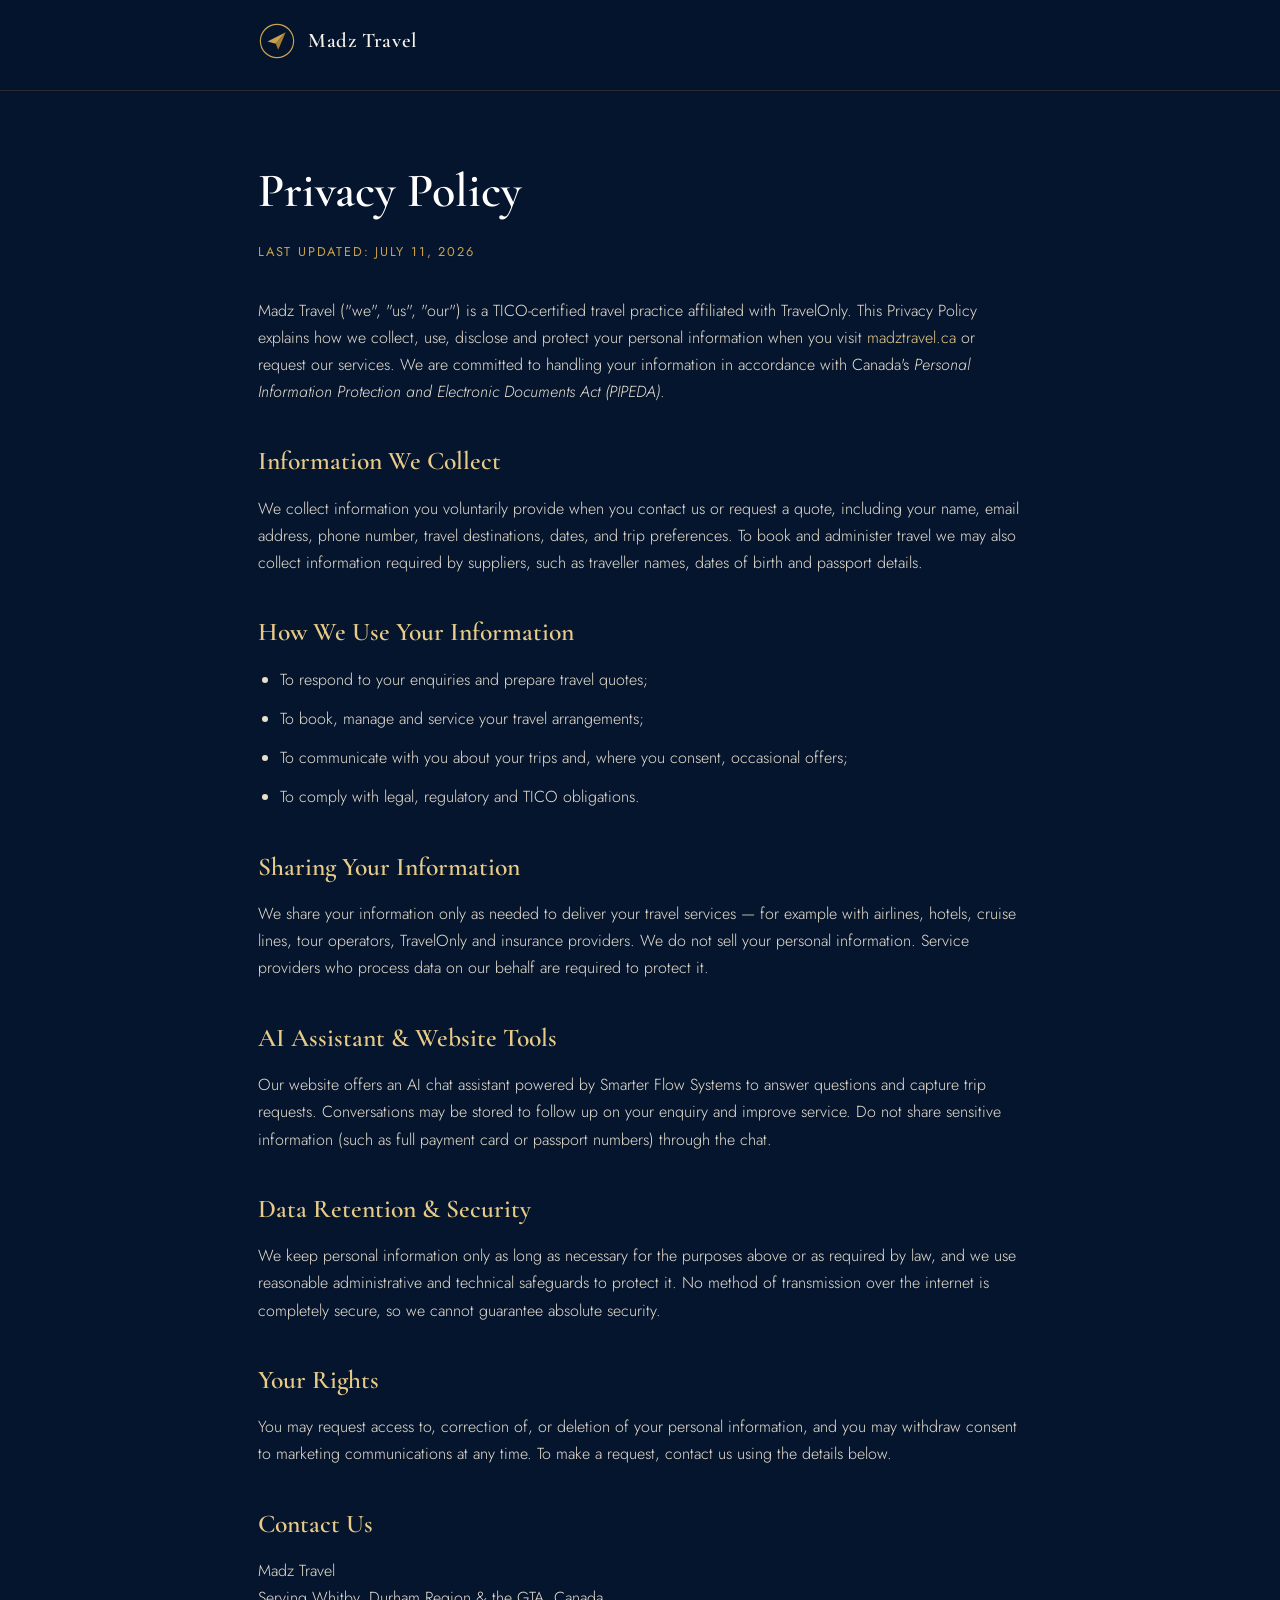
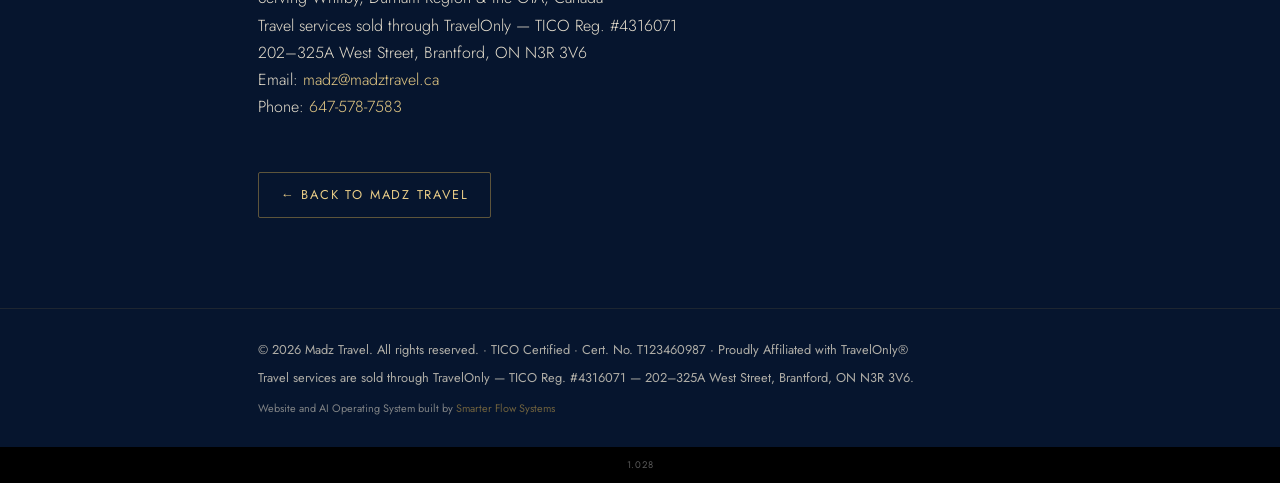
<file: privacy.html>
<!DOCTYPE html>
<html lang="en">
<head>
<meta charset="UTF-8" />
<meta name="viewport" content="width=device-width, initial-scale=1.0" />
<title>Privacy Policy — Madz Travel</title>
<meta name="description" content="Privacy Policy for Madz Travel — how we collect, use and protect your personal information." />
<link rel="canonical" href="https://madztravel.ca/privacy.html" />
<meta name="robots" content="index,follow" />
<link rel="preconnect" href="https://fonts.googleapis.com">
<link rel="preconnect" href="https://fonts.gstatic.com" crossorigin>
<link href="https://fonts.googleapis.com/css2?family=Cormorant+Garamond:wght@500;600;700&family=Jost:wght@300;400;500&display=swap" rel="stylesheet">
<style>
  :root{--navy:#0A1E3F;--navy-deep:#06152E;--gold:#C8A24C;--gold-light:#E7CB86;--cream:#F7F3EA;--cream-dim:#E8E0CF;--maxw:820px}
  *{margin:0;padding:0;box-sizing:border-box}
  body{font-family:'Jost',sans-serif;background:var(--navy-deep);color:var(--cream);line-height:1.7;-webkit-font-smoothing:antialiased}
  a{color:var(--gold-light);text-decoration:none}
  a:hover{text-decoration:underline}
  header{border-bottom:1px solid rgba(200,162,76,.18);padding:22px 0;background:rgba(6,21,46,.6)}
  .wrap{max-width:var(--maxw);margin:0 auto;padding:0 28px}
  .brand{display:inline-flex;align-items:center;gap:12px}
  .brand svg{width:38px;height:38px}
  .brand b{font-family:'Cormorant Garamond',serif;font-weight:600;font-size:1.3rem;color:var(--cream);letter-spacing:.03em}
  main{padding:60px 0 90px}
  h1{font-family:'Cormorant Garamond',serif;font-weight:600;font-size:clamp(2.2rem,5vw,3rem);color:#fff;margin-bottom:8px}
  .updated{color:var(--gold);font-size:.8rem;letter-spacing:.14em;text-transform:uppercase;margin-bottom:34px}
  h2{font-family:'Cormorant Garamond',serif;font-weight:600;font-size:1.6rem;color:var(--gold-light);margin:34px 0 12px}
  p,li{color:var(--cream-dim);font-weight:300;margin-bottom:12px}
  ul{padding-left:22px}
  .back{display:inline-block;margin-top:40px;font-size:.8rem;letter-spacing:.14em;text-transform:uppercase;color:var(--gold-light);border:1px solid rgba(200,162,76,.45);padding:11px 22px;border-radius:2px}
  .back:hover{background:var(--gold);color:var(--navy-deep);text-decoration:none}
  footer{border-top:1px solid rgba(200,162,76,.16);padding:30px 0;font-size:.8rem;color:var(--cream-dim);opacity:.75}
</style>
</head>
<body>
<header>
  <div class="wrap">
    <a href="/" class="brand">
      <svg viewBox="0 0 48 48" aria-label="Madz Travel"><circle cx="24" cy="24" r="21" fill="none" stroke="#C8A24C" stroke-width="1.5"/><path d="M35 13 L12 24.5 L22.5 27.5 Z" fill="#C8A24C"/><path d="M22.5 27.5 L25.5 35 L35 13 Z" fill="#A67F32"/></svg>
      <b>Madz Travel</b>
    </a>
  </div>
</header>
<main>
  <div class="wrap">
    <h1>Privacy Policy</h1>
    <div class="updated">Last updated: July 11, 2026</div>

    <p>Madz Travel ("we", "us", "our") is a TICO-certified travel practice affiliated with TravelOnly. This Privacy Policy explains how we collect, use, disclose and protect your personal information when you visit <a href="https://madztravel.ca/">madztravel.ca</a> or request our services. We are committed to handling your information in accordance with Canada's <em>Personal Information Protection and Electronic Documents Act (PIPEDA)</em>.</p>

    <h2>Information We Collect</h2>
    <p>We collect information you voluntarily provide when you contact us or request a quote, including your name, email address, phone number, travel destinations, dates, and trip preferences. To book and administer travel we may also collect information required by suppliers, such as traveller names, dates of birth and passport details.</p>

    <h2>How We Use Your Information</h2>
    <ul>
      <li>To respond to your enquiries and prepare travel quotes;</li>
      <li>To book, manage and service your travel arrangements;</li>
      <li>To communicate with you about your trips and, where you consent, occasional offers;</li>
      <li>To comply with legal, regulatory and TICO obligations.</li>
    </ul>

    <h2>Sharing Your Information</h2>
    <p>We share your information only as needed to deliver your travel services — for example with airlines, hotels, cruise lines, tour operators, TravelOnly and insurance providers. We do not sell your personal information. Service providers who process data on our behalf are required to protect it.</p>

    <h2>AI Assistant &amp; Website Tools</h2>
    <p>Our website offers an AI chat assistant powered by Smarter Flow Systems to answer questions and capture trip requests. Conversations may be stored to follow up on your enquiry and improve service. Do not share sensitive information (such as full payment card or passport numbers) through the chat.</p>

    <h2>Data Retention &amp; Security</h2>
    <p>We keep personal information only as long as necessary for the purposes above or as required by law, and we use reasonable administrative and technical safeguards to protect it. No method of transmission over the internet is completely secure, so we cannot guarantee absolute security.</p>

    <h2>Your Rights</h2>
    <p>You may request access to, correction of, or deletion of your personal information, and you may withdraw consent to marketing communications at any time. To make a request, contact us using the details below.</p>

    <h2>Contact Us</h2>
    <p>Madz Travel<br>
    Serving Whitby, Durham Region &amp; the GTA, Canada<br>
    Travel services sold through TravelOnly &mdash; TICO Reg. #4316071<br>
    202&ndash;325A West Street, Brantford, ON N3R 3V6<br>
    Email: <a href="mailto:madz@madztravel.ca">madz@madztravel.ca</a><br>
    Phone: <a href="tel:+16475787583">647-578-7583</a></p>

    <a class="back" href="/">← Back to Madz Travel</a>
  </div>
</main>
<footer>
  <div class="wrap">© <span id="yr"></span> Madz Travel. All rights reserved. · TICO Certified · Cert. No. T123460987 · Proudly Affiliated with TravelOnly®<br><span class="tico-reg" style="display:block;order:0;margin-top:6px">Travel services are sold through TravelOnly &mdash; TICO Reg. #4316071 &mdash; 202&ndash;325A West Street, Brantford, ON N3R 3V6.</span><span class="built-by" style="display:block;margin-top:10px;font-size:.68rem;opacity:.72">Website and AI Operating System built by <a href="https://smarterflow.ca/?ref=madztravel" target="_blank" rel="noopener" style="color:var(--gold)">Smarter Flow Systems</a></span></div>
</footer>
<div class="version-bar" style="background:#000;text-align:center;padding:10px 0;font-size:.6rem;letter-spacing:.08em;color:rgba(255,255,255,.35)"></div>
<script>document.getElementById('yr').textContent=new Date().getFullYear();</script>
<script src="/version.js"></script>
</body>
</html>
</file>
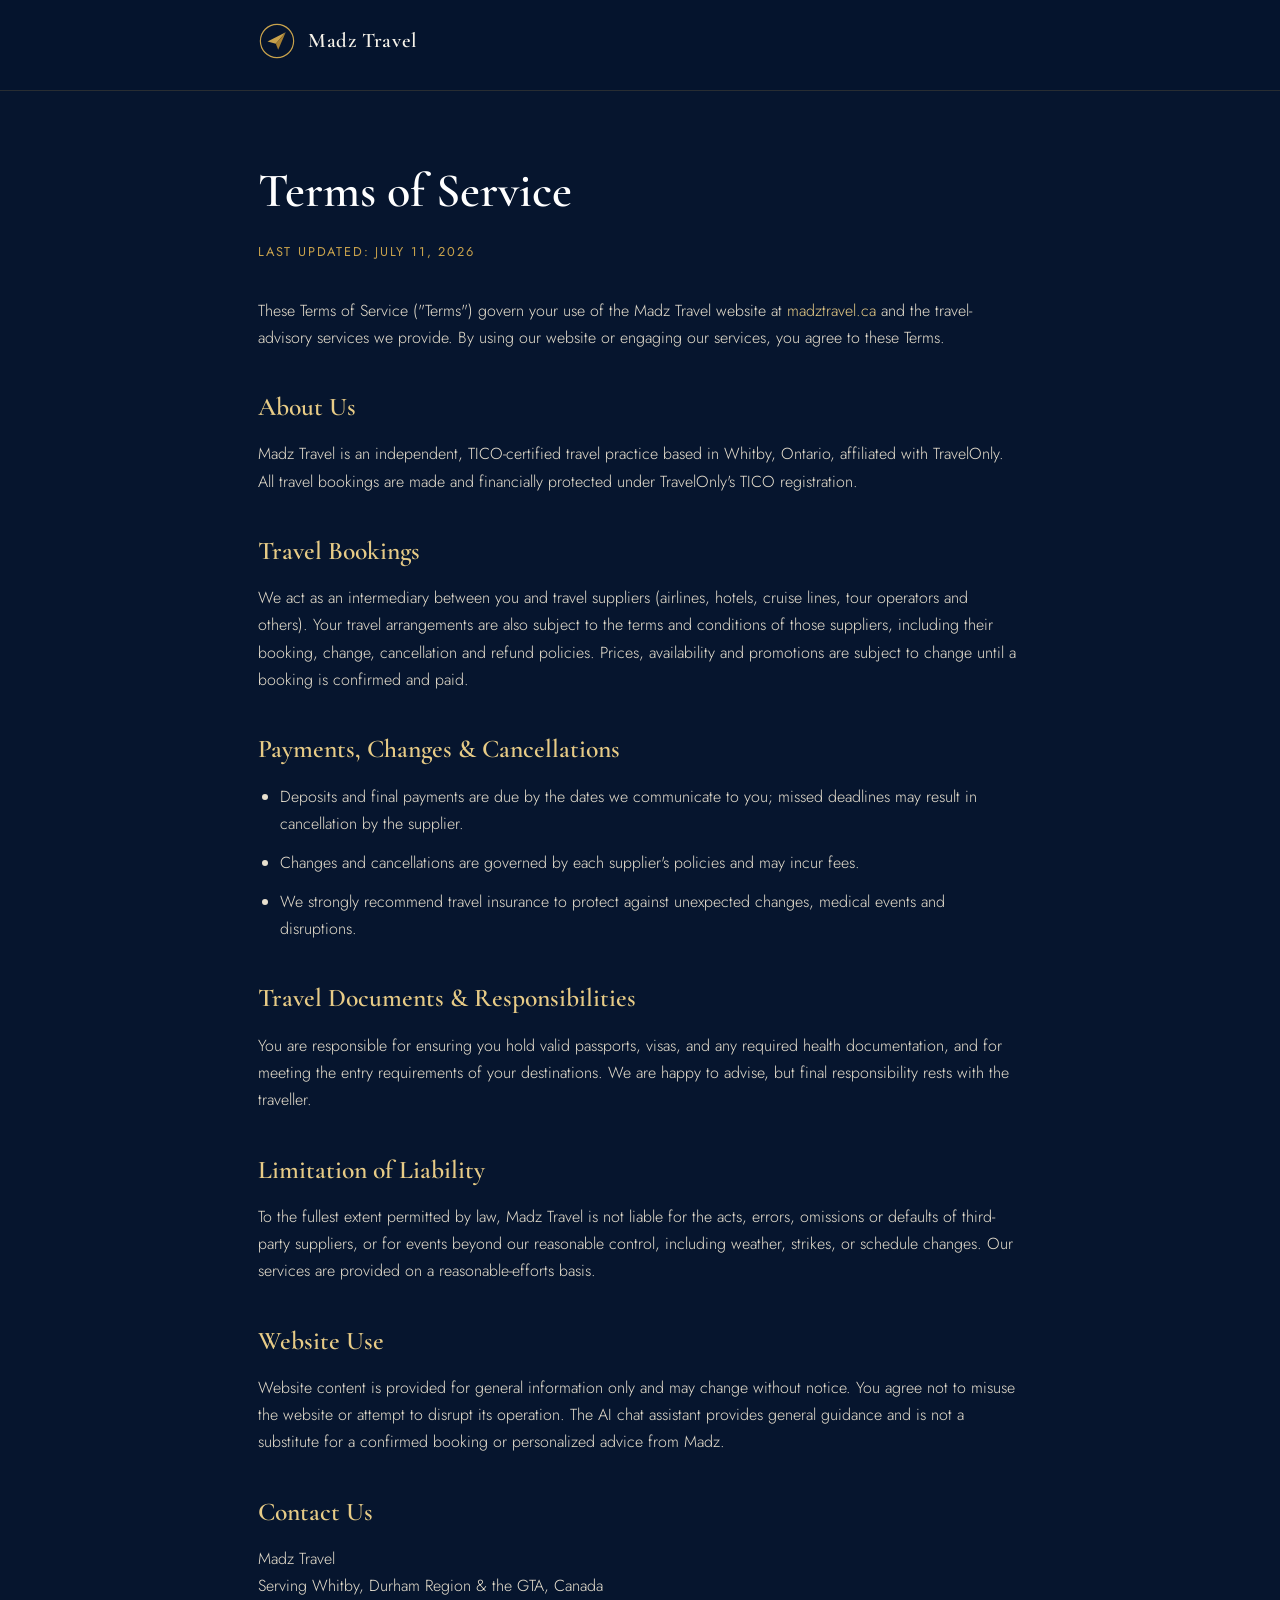
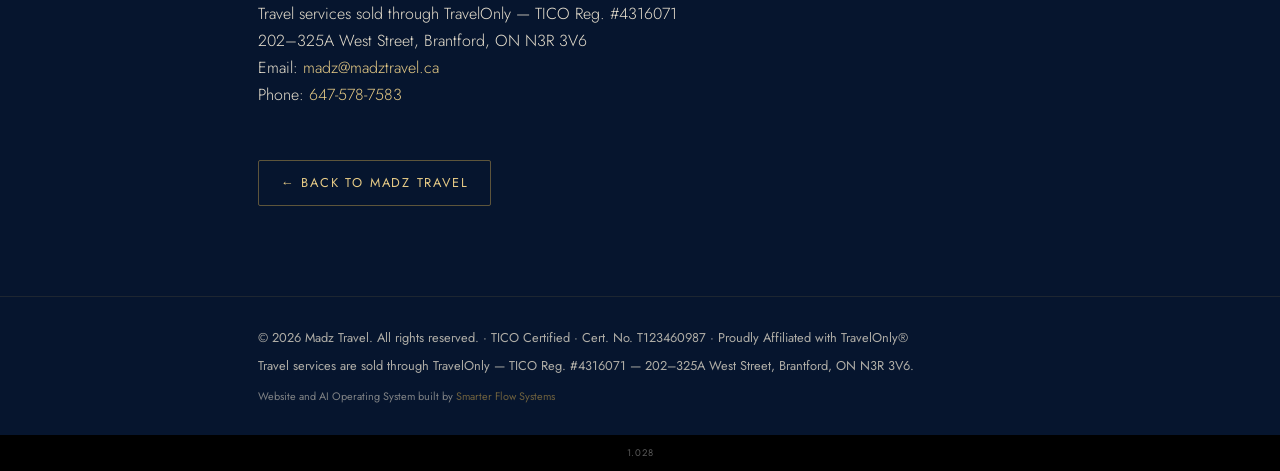
<file: terms.html>
<!DOCTYPE html>
<html lang="en">
<head>
<meta charset="UTF-8" />
<meta name="viewport" content="width=device-width, initial-scale=1.0" />
<title>Terms of Service — Madz Travel</title>
<meta name="description" content="Terms of Service for Madz Travel — the terms that govern use of our website and travel services." />
<link rel="canonical" href="https://madztravel.ca/terms.html" />
<meta name="robots" content="index,follow" />
<link rel="preconnect" href="https://fonts.googleapis.com">
<link rel="preconnect" href="https://fonts.gstatic.com" crossorigin>
<link href="https://fonts.googleapis.com/css2?family=Cormorant+Garamond:wght@500;600;700&family=Jost:wght@300;400;500&display=swap" rel="stylesheet">
<style>
  :root{--navy:#0A1E3F;--navy-deep:#06152E;--gold:#C8A24C;--gold-light:#E7CB86;--cream:#F7F3EA;--cream-dim:#E8E0CF;--maxw:820px}
  *{margin:0;padding:0;box-sizing:border-box}
  body{font-family:'Jost',sans-serif;background:var(--navy-deep);color:var(--cream);line-height:1.7;-webkit-font-smoothing:antialiased}
  a{color:var(--gold-light);text-decoration:none}
  a:hover{text-decoration:underline}
  header{border-bottom:1px solid rgba(200,162,76,.18);padding:22px 0;background:rgba(6,21,46,.6)}
  .wrap{max-width:var(--maxw);margin:0 auto;padding:0 28px}
  .brand{display:inline-flex;align-items:center;gap:12px}
  .brand svg{width:38px;height:38px}
  .brand b{font-family:'Cormorant Garamond',serif;font-weight:600;font-size:1.3rem;color:var(--cream);letter-spacing:.03em}
  main{padding:60px 0 90px}
  h1{font-family:'Cormorant Garamond',serif;font-weight:600;font-size:clamp(2.2rem,5vw,3rem);color:#fff;margin-bottom:8px}
  .updated{color:var(--gold);font-size:.8rem;letter-spacing:.14em;text-transform:uppercase;margin-bottom:34px}
  h2{font-family:'Cormorant Garamond',serif;font-weight:600;font-size:1.6rem;color:var(--gold-light);margin:34px 0 12px}
  p,li{color:var(--cream-dim);font-weight:300;margin-bottom:12px}
  ul{padding-left:22px}
  .back{display:inline-block;margin-top:40px;font-size:.8rem;letter-spacing:.14em;text-transform:uppercase;color:var(--gold-light);border:1px solid rgba(200,162,76,.45);padding:11px 22px;border-radius:2px}
  .back:hover{background:var(--gold);color:var(--navy-deep);text-decoration:none}
  footer{border-top:1px solid rgba(200,162,76,.16);padding:30px 0;font-size:.8rem;color:var(--cream-dim);opacity:.75}
</style>
</head>
<body>
<header>
  <div class="wrap">
    <a href="/" class="brand">
      <svg viewBox="0 0 48 48" aria-label="Madz Travel"><circle cx="24" cy="24" r="21" fill="none" stroke="#C8A24C" stroke-width="1.5"/><path d="M35 13 L12 24.5 L22.5 27.5 Z" fill="#C8A24C"/><path d="M22.5 27.5 L25.5 35 L35 13 Z" fill="#A67F32"/></svg>
      <b>Madz Travel</b>
    </a>
  </div>
</header>
<main>
  <div class="wrap">
    <h1>Terms of Service</h1>
    <div class="updated">Last updated: July 11, 2026</div>

    <p>These Terms of Service ("Terms") govern your use of the Madz Travel website at <a href="https://madztravel.ca/">madztravel.ca</a> and the travel-advisory services we provide. By using our website or engaging our services, you agree to these Terms.</p>

    <h2>About Us</h2>
    <p>Madz Travel is an independent, TICO-certified travel practice based in Whitby, Ontario, affiliated with TravelOnly. All travel bookings are made and financially protected under TravelOnly's TICO registration.</p>

    <h2>Travel Bookings</h2>
    <p>We act as an intermediary between you and travel suppliers (airlines, hotels, cruise lines, tour operators and others). Your travel arrangements are also subject to the terms and conditions of those suppliers, including their booking, change, cancellation and refund policies. Prices, availability and promotions are subject to change until a booking is confirmed and paid.</p>

    <h2>Payments, Changes &amp; Cancellations</h2>
    <ul>
      <li>Deposits and final payments are due by the dates we communicate to you; missed deadlines may result in cancellation by the supplier.</li>
      <li>Changes and cancellations are governed by each supplier's policies and may incur fees.</li>
      <li>We strongly recommend travel insurance to protect against unexpected changes, medical events and disruptions.</li>
    </ul>

    <h2>Travel Documents &amp; Responsibilities</h2>
    <p>You are responsible for ensuring you hold valid passports, visas, and any required health documentation, and for meeting the entry requirements of your destinations. We are happy to advise, but final responsibility rests with the traveller.</p>

    <h2>Limitation of Liability</h2>
    <p>To the fullest extent permitted by law, Madz Travel is not liable for the acts, errors, omissions or defaults of third-party suppliers, or for events beyond our reasonable control, including weather, strikes, or schedule changes. Our services are provided on a reasonable-efforts basis.</p>

    <h2>Website Use</h2>
    <p>Website content is provided for general information only and may change without notice. You agree not to misuse the website or attempt to disrupt its operation. The AI chat assistant provides general guidance and is not a substitute for a confirmed booking or personalized advice from Madz.</p>

    <h2>Contact Us</h2>
    <p>Madz Travel<br>
    Serving Whitby, Durham Region &amp; the GTA, Canada<br>
    Travel services sold through TravelOnly &mdash; TICO Reg. #4316071<br>
    202&ndash;325A West Street, Brantford, ON N3R 3V6<br>
    Email: <a href="mailto:madz@madztravel.ca">madz@madztravel.ca</a><br>
    Phone: <a href="tel:+16475787583">647-578-7583</a></p>

    <a class="back" href="/">← Back to Madz Travel</a>
  </div>
</main>
<footer>
  <div class="wrap">© <span id="yr"></span> Madz Travel. All rights reserved. · TICO Certified · Cert. No. T123460987 · Proudly Affiliated with TravelOnly®<br><span class="tico-reg" style="display:block;order:0;margin-top:6px">Travel services are sold through TravelOnly &mdash; TICO Reg. #4316071 &mdash; 202&ndash;325A West Street, Brantford, ON N3R 3V6.</span><span class="built-by" style="display:block;margin-top:10px;font-size:.68rem;opacity:.72">Website and AI Operating System built by <a href="https://smarterflow.ca/?ref=madztravel" target="_blank" rel="noopener" style="color:var(--gold)">Smarter Flow Systems</a></span></div>
</footer>
<div class="version-bar" style="background:#000;text-align:center;padding:10px 0;font-size:.6rem;letter-spacing:.08em;color:rgba(255,255,255,.35)"></div>
<script>document.getElementById('yr').textContent=new Date().getFullYear();</script>
<script src="/version.js"></script>
</body>
</html>
</file>
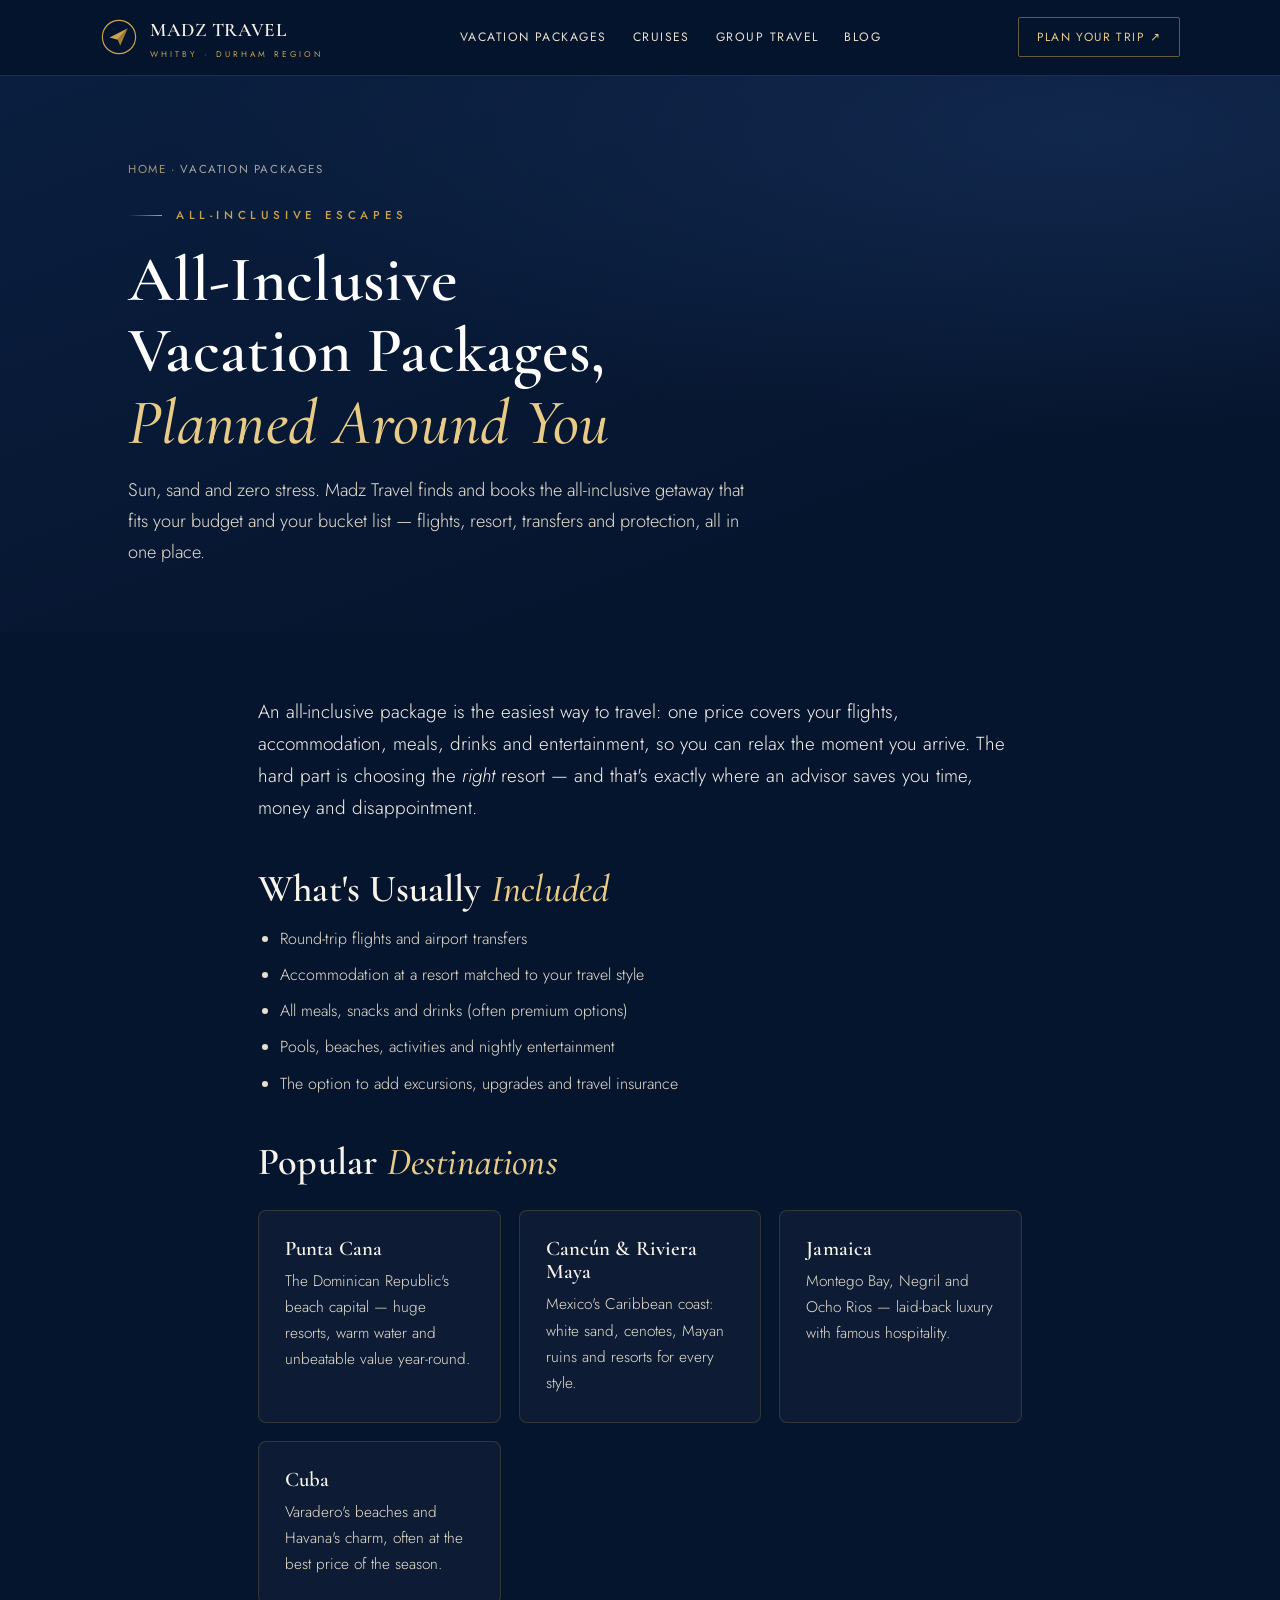
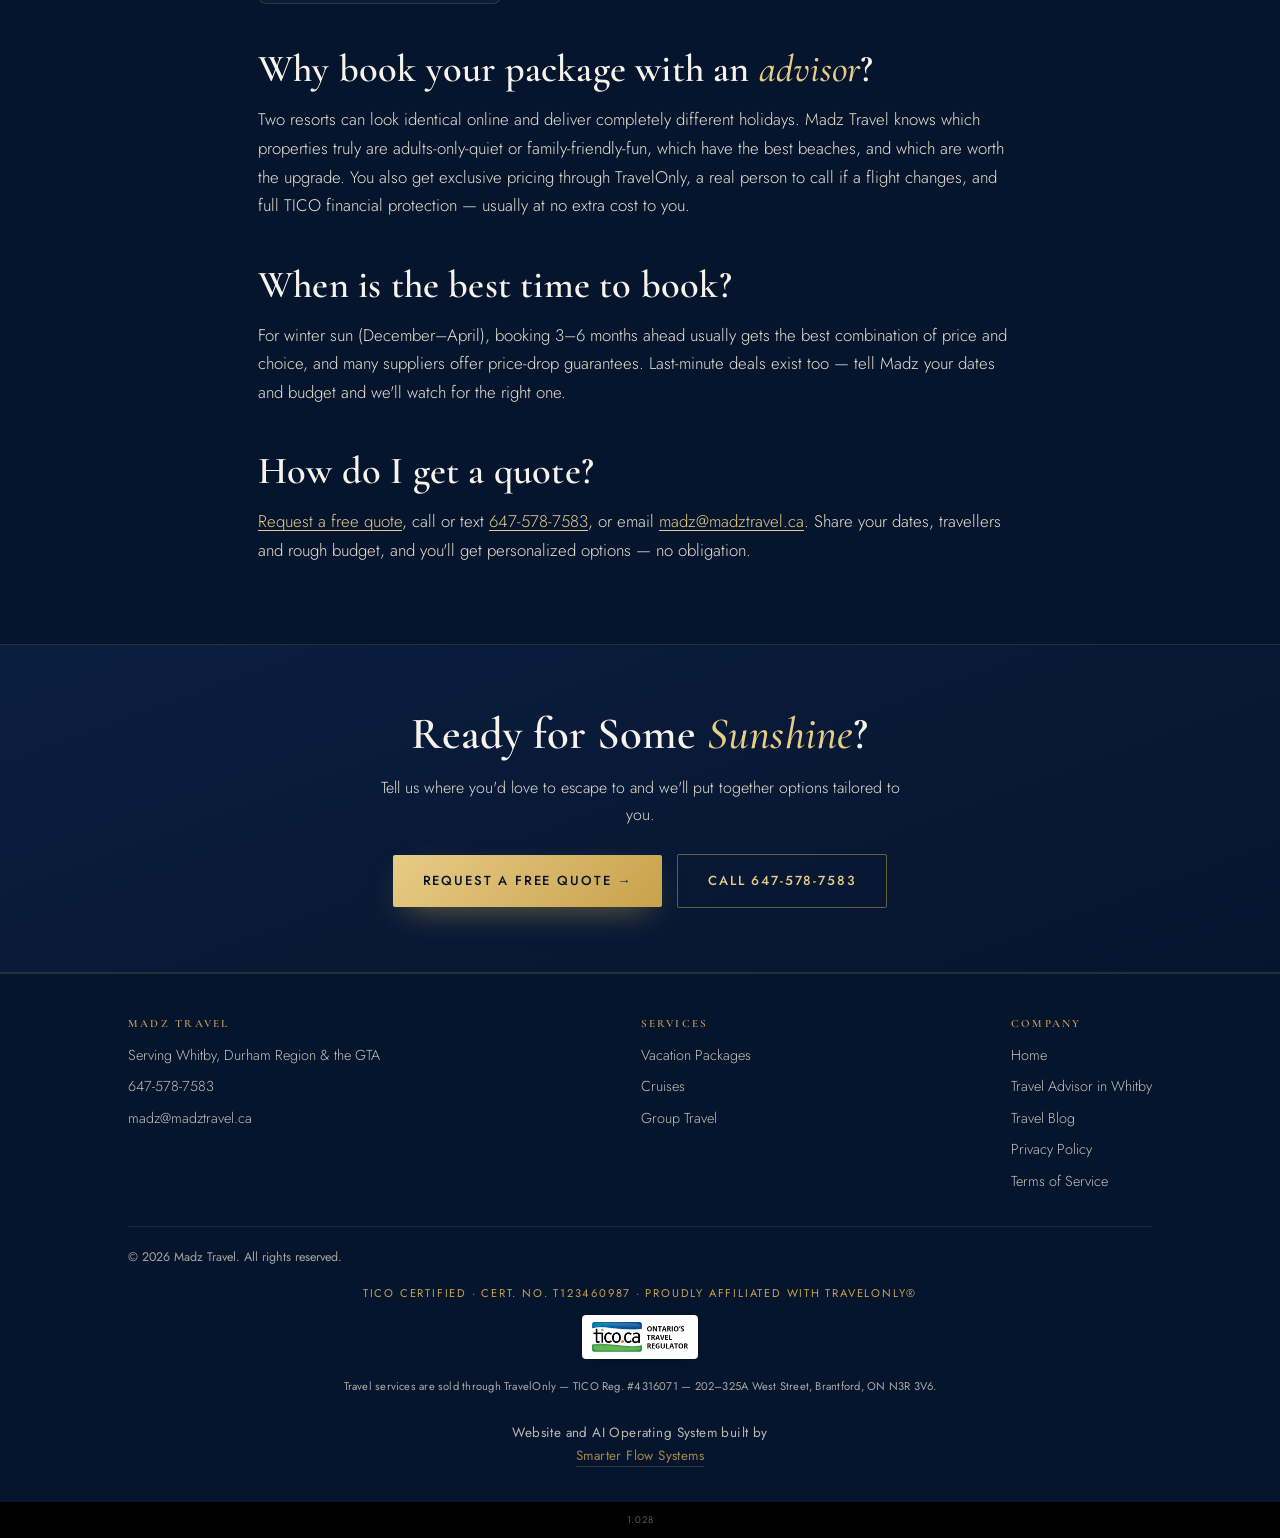
<file: vacation-packages.html>
<!DOCTYPE html>
<html lang="en">
<head>
<meta charset="UTF-8" />
<meta name="viewport" content="width=device-width, initial-scale=1.0" />
<title>All-Inclusive Vacation Packages | Madz Travel (Whitby, ON)</title>
<meta name="description" content="Book all-inclusive vacation packages to the Caribbean, Mexico and beyond with Madz Travel — a TICO-certified travel advisor in Whitby, Ontario. Exclusive rates, expert planning, full protection." />
<link rel="canonical" href="https://madztravel.ca/vacation-packages.html" />
<meta name="robots" content="index,follow" />
<meta property="og:type" content="website" />
<meta property="og:site_name" content="Madz Travel" />
<meta property="og:url" content="https://madztravel.ca/vacation-packages.html" />
<meta property="og:title" content="All-Inclusive Vacation Packages | Madz Travel" />
<meta property="og:description" content="All-inclusive vacation packages to the Caribbean, Mexico and beyond, planned by a TICO-certified travel advisor." />
<meta property="og:image" content="https://madztravel.ca/og-image.png" />
<meta name="twitter:card" content="summary_large_image" />
<meta name="theme-color" content="#0A1E3F" />
<link rel="icon" type="image/png" href="/logo.png" />
<link rel="preconnect" href="https://fonts.googleapis.com">
<link rel="preconnect" href="https://fonts.gstatic.com" crossorigin>
<link href="https://fonts.googleapis.com/css2?family=Cormorant+Garamond:ital,wght@0,500;0,600;0,700;1,500&family=Jost:wght@300;400;500;600&display=swap" rel="stylesheet">
<link rel="stylesheet" href="/site.css">
<script type="application/ld+json">
{
  "@context": "https://schema.org",
  "@type": "Service",
  "serviceType": "All-Inclusive Vacation Packages",
  "provider": { "@type": "TravelAgency", "name": "Madz Travel", "telephone": "+1-647-578-7583", "address": { "@type": "PostalAddress", "streetAddress": "202-325A West Street", "addressLocality": "Brantford", "addressRegion": "ON", "postalCode": "N3R 3V6", "addressCountry": "CA" } },
  "areaServed": "Canada",
  "url": "https://madztravel.ca/vacation-packages.html"
}
</script>
</head>
<body>

<header class="nav">
  <div class="wrap nav-inner">
    <a href="/" class="brand">
      <svg viewBox="0 0 48 48" aria-label="Madz Travel"><circle cx="24" cy="24" r="21" fill="none" stroke="#C8A24C" stroke-width="1.5"/><path d="M35 13 L12 24.5 L22.5 27.5 Z" fill="#C8A24C"/><path d="M22.5 27.5 L25.5 35 L35 13 Z" fill="#A67F32"/></svg>
      <span><b>Madz Travel</b><span>Whitby · Durham Region</span></span>
    </a>
    <nav class="nav-links">
      <a href="/vacation-packages.html">Vacation Packages</a>
      <a href="/cruises.html">Cruises</a>
      <a href="/group-travel.html">Group Travel</a>
      <a href="/blog/">Blog</a>
    </nav>
    <a href="/#contact" class="nav-cta">Plan Your Trip ↗</a>
  </div>
</header>

<section class="phead">
  <div class="wrap">
    <div class="crumb"><a href="/">Home</a> · Vacation Packages</div>
    <span class="eyebrow">All-Inclusive Escapes</span>
    <h1>All-Inclusive Vacation Packages, <em>Planned Around You</em></h1>
    <p class="lede">Sun, sand and zero stress. Madz Travel finds and books the all-inclusive getaway that fits your budget and your bucket list — flights, resort, transfers and protection, all in one place.</p>
  </div>
</section>

<section class="prose">
  <div class="wrap">
    <p class="lead">An all-inclusive package is the easiest way to travel: one price covers your flights, accommodation, meals, drinks and entertainment, so you can relax the moment you arrive. The hard part is choosing the <em>right</em> resort — and that's exactly where an advisor saves you time, money and disappointment.</p>

    <h2>What's Usually <em>Included</em></h2>
    <ul>
      <li>Round-trip flights and airport transfers</li>
      <li>Accommodation at a resort matched to your travel style</li>
      <li>All meals, snacks and drinks (often premium options)</li>
      <li>Pools, beaches, activities and nightly entertainment</li>
      <li>The option to add excursions, upgrades and travel insurance</li>
    </ul>

    <h2>Popular <em>Destinations</em></h2>
    <div class="cards">
      <div class="card"><h3>Punta Cana</h3><p>The Dominican Republic's beach capital — huge resorts, warm water and unbeatable value year-round.</p></div>
      <div class="card"><h3>Cancún &amp; Riviera Maya</h3><p>Mexico's Caribbean coast: white sand, cenotes, Mayan ruins and resorts for every style.</p></div>
      <div class="card"><h3>Jamaica</h3><p>Montego Bay, Negril and Ocho Rios — laid-back luxury with famous hospitality.</p></div>
      <div class="card"><h3>Cuba</h3><p>Varadero's beaches and Havana's charm, often at the best price of the season.</p></div>
    </div>

    <h2>Why book your package with an <em>advisor</em>?</h2>
    <p>Two resorts can look identical online and deliver completely different holidays. Madz Travel knows which properties truly are adults-only-quiet or family-friendly-fun, which have the best beaches, and which are worth the upgrade. You also get exclusive pricing through TravelOnly, a real person to call if a flight changes, and full TICO financial protection — usually at no extra cost to you.</p>

    <h2>When is the best time to book?</h2>
    <p>For winter sun (December–April), booking 3–6 months ahead usually gets the best combination of price and choice, and many suppliers offer price-drop guarantees. Last-minute deals exist too — tell Madz your dates and budget and we'll watch for the right one.</p>

    <h2>How do I get a quote?</h2>
    <p><a href="/#contact">Request a free quote</a>, call or text <a href="tel:+16475787583">647-578-7583</a>, or email <a href="mailto:madz@madztravel.ca">madz@madztravel.ca</a>. Share your dates, travellers and rough budget, and you'll get personalized options — no obligation.</p>
  </div>
</section>

<section class="cta-band">
  <div class="wrap">
    <h2>Ready for Some <em>Sunshine</em>?</h2>
    <p>Tell us where you'd love to escape to and we'll put together options tailored to you.</p>
    <a href="/#contact" class="btn btn-gold">Request a Free Quote →</a>
    <a href="tel:+16475787583" class="btn btn-ghost">Call 647-578-7583</a>
  </div>
</section>

<footer>
  <div class="wrap">
    <div class="foot-cols">
      <div>
        <h4>Madz Travel</h4>
        <p>Serving Whitby, Durham Region &amp; the GTA</p>
        <a href="tel:+16475787583">647-578-7583</a>
        <a href="mailto:madz@madztravel.ca">madz@madztravel.ca</a>
      </div>
      <div>
        <h4>Services</h4>
        <a href="/vacation-packages.html">Vacation Packages</a>
        <a href="/cruises.html">Cruises</a>
        <a href="/group-travel.html">Group Travel</a>
      </div>
      <div>
        <h4>Company</h4>
        <a href="/">Home</a>
        <a href="/whitby-travel-advisor.html">Travel Advisor in Whitby</a>
        <a href="/blog/">Travel Blog</a>
        <a href="/privacy.html">Privacy Policy</a>
        <a href="/terms.html">Terms of Service</a>
      </div>
    </div>
    <div class="foot-bottom">
      <p>© <span id="yr"></span> Madz Travel. All rights reserved.</p>
      <span class="tico"><a class="tico-mark" href="https://www.tico.ca/" target="_blank" rel="noopener noreferrer"><img src="/tico-logo.png" width="362" height="112" alt="TICO &mdash; Ontario&rsquo;s travel regulator" loading="lazy"></a>TICO Certified · Cert. No. T123460987 · Proudly Affiliated with TravelOnly®</span>
    <span class="tico-reg">Travel services are sold through TravelOnly &mdash; TICO Reg. #4316071 &mdash; 202&ndash;325A West Street, Brantford, ON N3R 3V6.</span>
    <div class="built-by">Website and AI Operating System built by<br><a href="https://smarterflow.ca/?ref=madztravel" target="_blank" rel="noopener">Smarter Flow Systems</a></div>
    </div>
  </div>
</footer>
<div class="version-bar"></div>
<script>document.getElementById('yr').textContent=new Date().getFullYear();</script>
<script src="/version.js"></script>
</body>
</html>
</file>
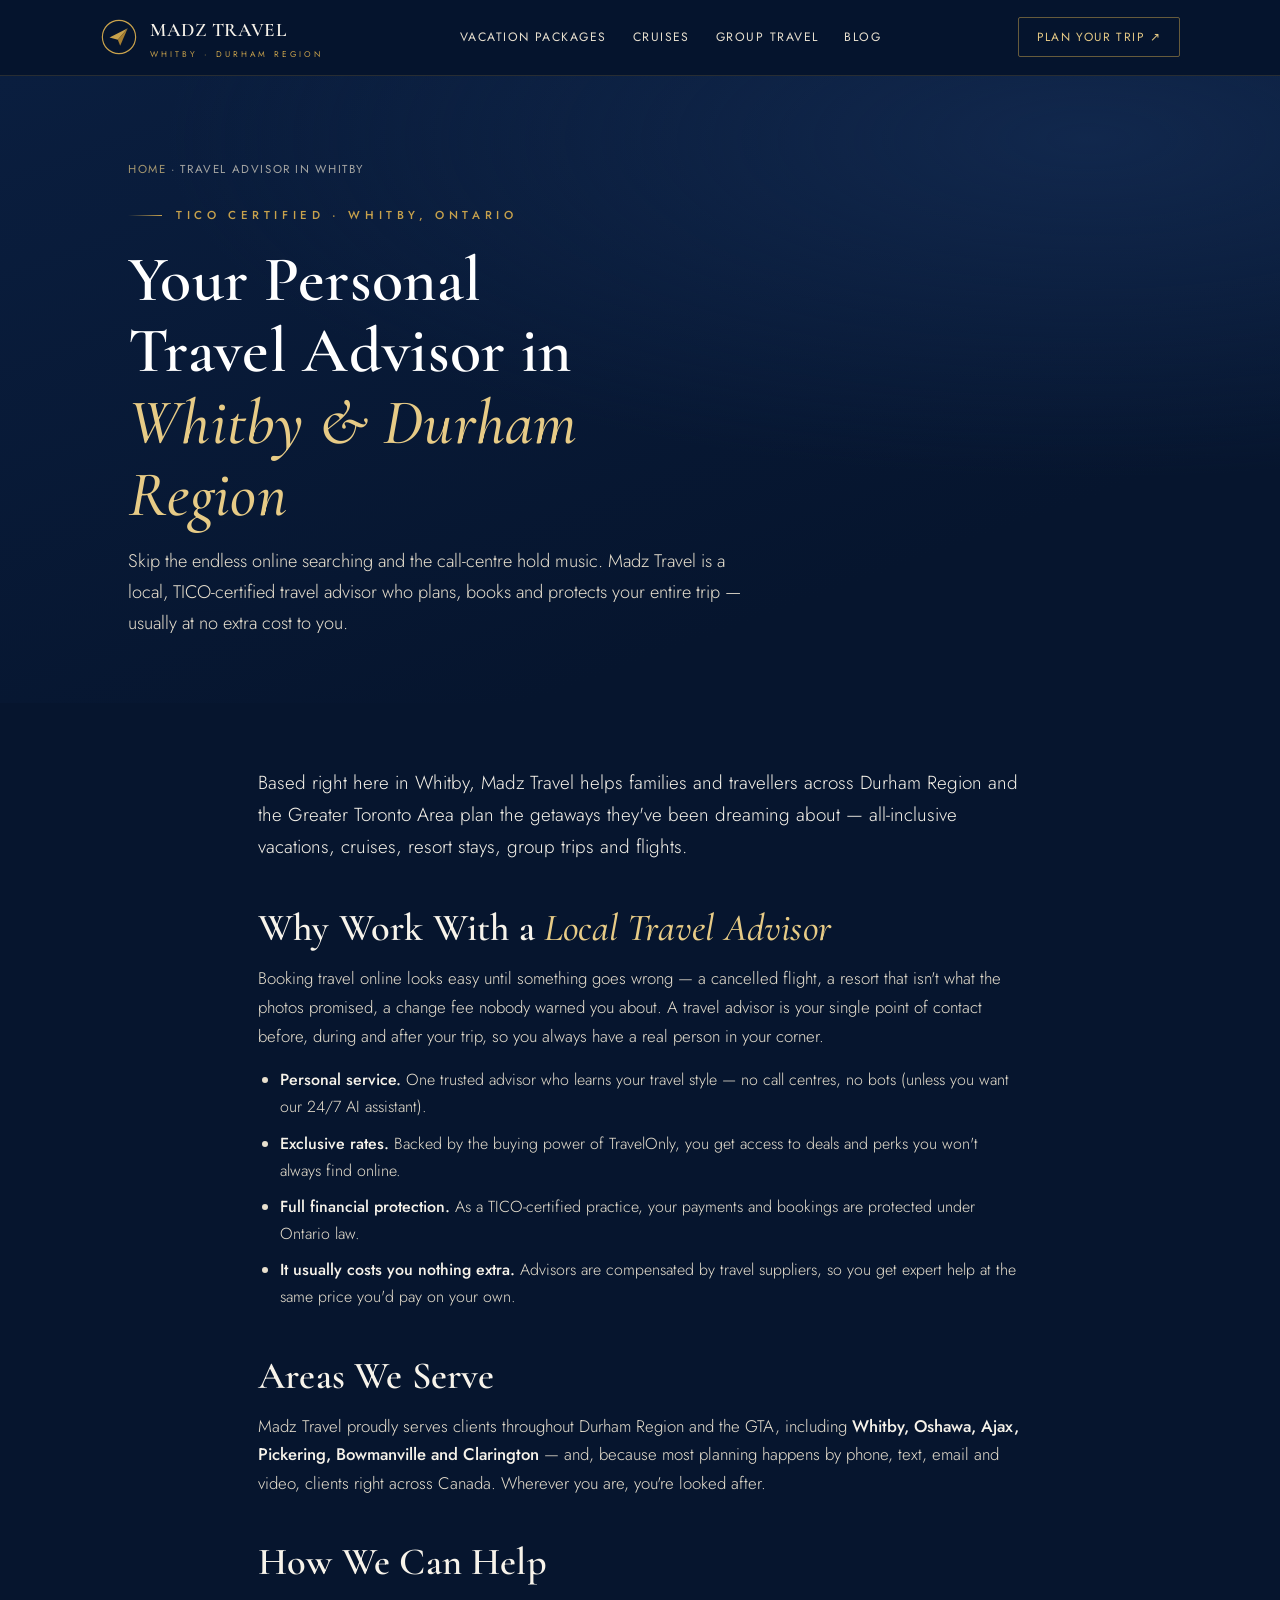
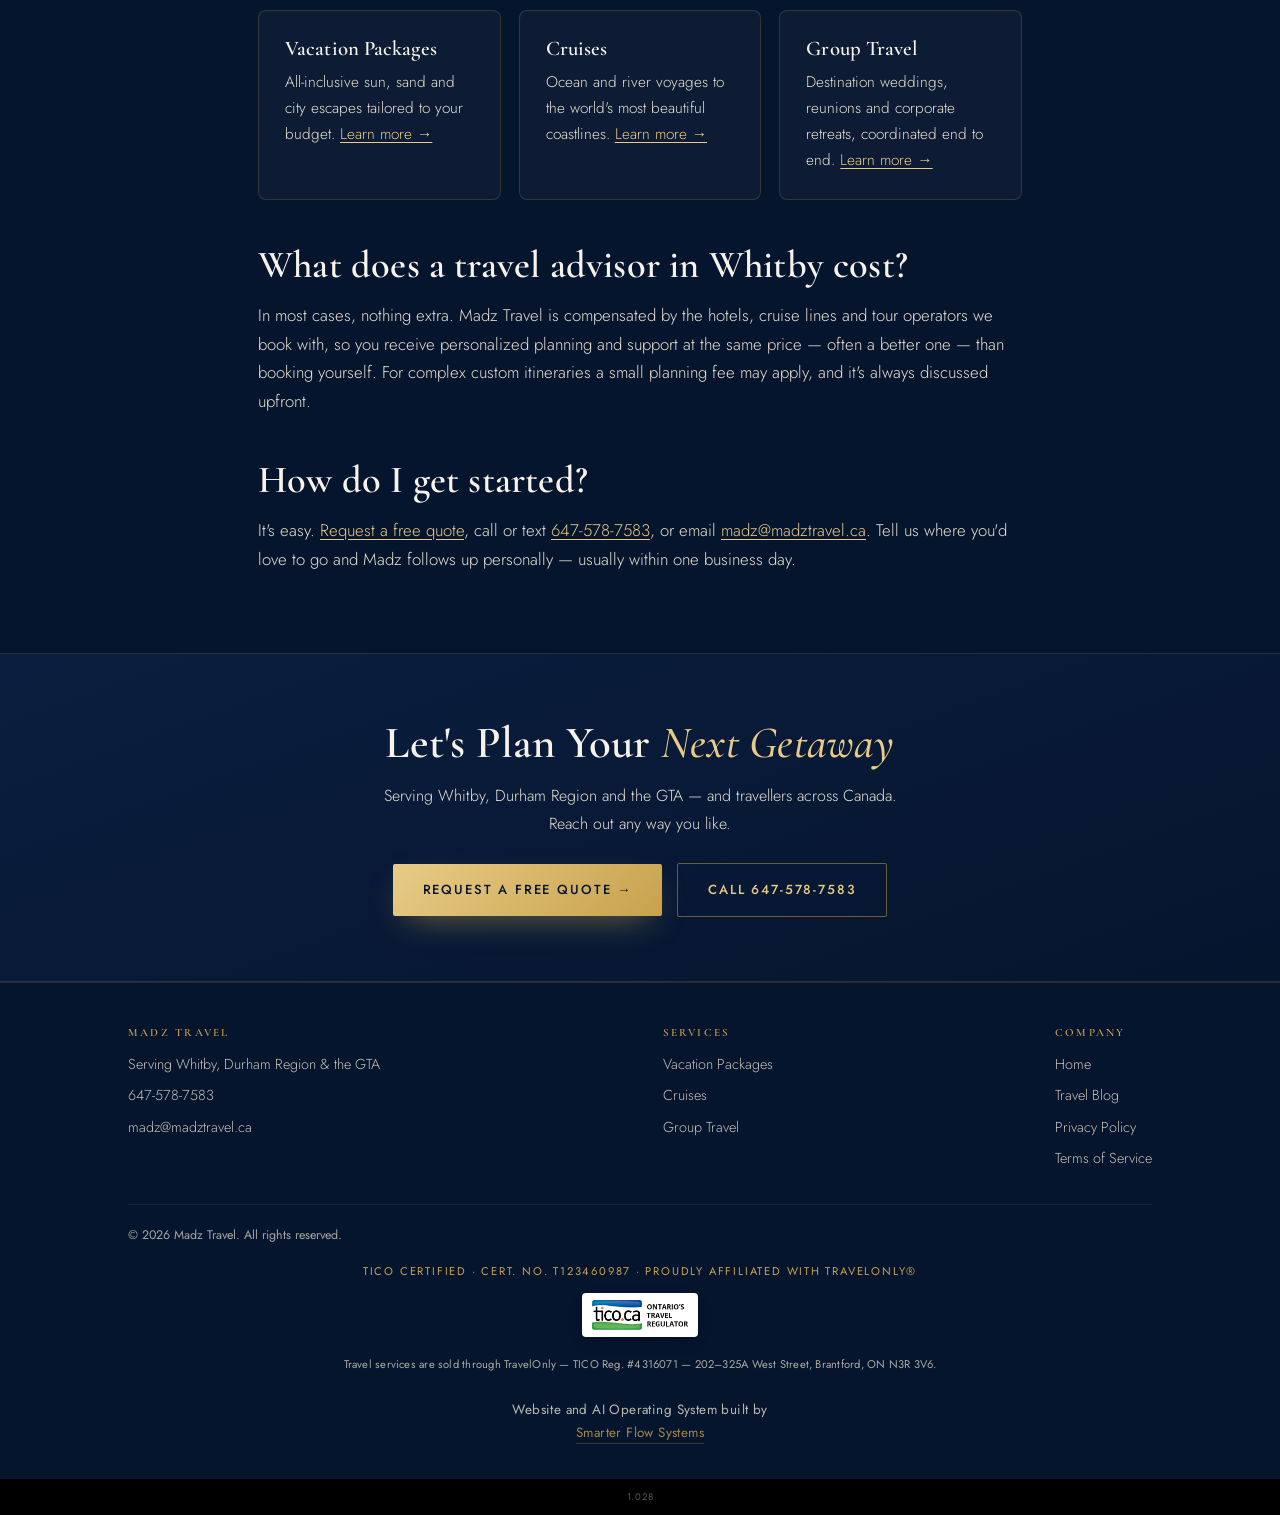
<file: whitby-travel-advisor.html>
<!DOCTYPE html>
<html lang="en">
<head>
<meta charset="UTF-8" />
<meta name="viewport" content="width=device-width, initial-scale=1.0" />
<title>Travel Advisor in Whitby &amp; Durham Region | Madz Travel</title>
<meta name="description" content="Madz Travel is a TICO-certified travel advisor in Whitby, Ontario serving Durham Region and the GTA. Personal, expert planning for vacations, cruises, resorts and group travel — at no extra cost to you." />
<link rel="canonical" href="https://madztravel.ca/whitby-travel-advisor.html" />
<meta name="robots" content="index,follow" />
<meta property="og:type" content="website" />
<meta property="og:site_name" content="Madz Travel" />
<meta property="og:url" content="https://madztravel.ca/whitby-travel-advisor.html" />
<meta property="og:title" content="Travel Advisor in Whitby & Durham Region | Madz Travel" />
<meta property="og:description" content="TICO-certified travel advisor in Whitby, Ontario serving Durham Region and the GTA. Personal, expert trip planning at no extra cost." />
<meta property="og:image" content="https://madztravel.ca/og-image.png" />
<meta name="twitter:card" content="summary_large_image" />
<meta name="theme-color" content="#0A1E3F" />
<link rel="icon" type="image/png" href="/logo.png" />
<link rel="preconnect" href="https://fonts.googleapis.com">
<link rel="preconnect" href="https://fonts.gstatic.com" crossorigin>
<link href="https://fonts.googleapis.com/css2?family=Cormorant+Garamond:ital,wght@0,500;0,600;0,700;1,500&family=Jost:wght@300;400;500;600&display=swap" rel="stylesheet">
<link rel="stylesheet" href="/site.css">
<script type="application/ld+json">
{
  "@context": "https://schema.org",
  "@type": "TravelAgency",
  "@id": "https://madztravel.ca/#travelagency",
  "name": "Madz Travel",
  "url": "https://madztravel.ca/",
  "logo": "https://madztravel.ca/logo.png",
  "image": "https://madztravel.ca/og-image.png",
  "description": "TICO-certified travel advisor in Whitby, Ontario serving Durham Region and the Greater Toronto Area.",
  "telephone": "+1-647-578-7583",
  "email": "madz@madztravel.ca",
  "priceRange": "$$",
  "address": { "@type": "PostalAddress", "streetAddress": "202-325A West Street", "addressLocality": "Brantford", "addressRegion": "ON", "postalCode": "N3R 3V6", "addressCountry": "CA" },
  "areaServed": ["Whitby", "Oshawa", "Ajax", "Pickering", "Clarington", "Durham Region", "Greater Toronto Area", "Ontario", "Canada"]
}
</script>
</head>
<body>

<header class="nav">
  <div class="wrap nav-inner">
    <a href="/" class="brand">
      <svg viewBox="0 0 48 48" aria-label="Madz Travel"><circle cx="24" cy="24" r="21" fill="none" stroke="#C8A24C" stroke-width="1.5"/><path d="M35 13 L12 24.5 L22.5 27.5 Z" fill="#C8A24C"/><path d="M22.5 27.5 L25.5 35 L35 13 Z" fill="#A67F32"/></svg>
      <span><b>Madz Travel</b><span>Whitby · Durham Region</span></span>
    </a>
    <nav class="nav-links">
      <a href="/vacation-packages.html">Vacation Packages</a>
      <a href="/cruises.html">Cruises</a>
      <a href="/group-travel.html">Group Travel</a>
      <a href="/blog/">Blog</a>
    </nav>
    <a href="/#contact" class="nav-cta">Plan Your Trip ↗</a>
  </div>
</header>

<section class="phead">
  <div class="wrap">
    <div class="crumb"><a href="/">Home</a> · Travel Advisor in Whitby</div>
    <span class="eyebrow">TICO Certified · Whitby, Ontario</span>
    <h1>Your Personal Travel Advisor in <em>Whitby &amp; Durham Region</em></h1>
    <p class="lede">Skip the endless online searching and the call-centre hold music. Madz Travel is a local, TICO-certified travel advisor who plans, books and protects your entire trip — usually at no extra cost to you.</p>
  </div>
</section>

<section class="prose">
  <div class="wrap">
    <p class="lead">Based right here in Whitby, Madz Travel helps families and travellers across Durham Region and the Greater Toronto Area plan the getaways they've been dreaming about — all-inclusive vacations, cruises, resort stays, group trips and flights.</p>

    <h2>Why Work With a <em>Local Travel Advisor</em></h2>
    <p>Booking travel online looks easy until something goes wrong — a cancelled flight, a resort that isn't what the photos promised, a change fee nobody warned you about. A travel advisor is your single point of contact before, during and after your trip, so you always have a real person in your corner.</p>
    <ul>
      <li><strong>Personal service.</strong> One trusted advisor who learns your travel style — no call centres, no bots (unless you want our 24/7 AI assistant).</li>
      <li><strong>Exclusive rates.</strong> Backed by the buying power of TravelOnly, you get access to deals and perks you won't always find online.</li>
      <li><strong>Full financial protection.</strong> As a TICO-certified practice, your payments and bookings are protected under Ontario law.</li>
      <li><strong>It usually costs you nothing extra.</strong> Advisors are compensated by travel suppliers, so you get expert help at the same price you'd pay on your own.</li>
    </ul>

    <h2>Areas We Serve</h2>
    <p>Madz Travel proudly serves clients throughout Durham Region and the GTA, including <strong>Whitby, Oshawa, Ajax, Pickering, Bowmanville and Clarington</strong> — and, because most planning happens by phone, text, email and video, clients right across Canada. Wherever you are, you're looked after.</p>

    <h2>How We Can Help</h2>
    <div class="cards">
      <div class="card"><h3>Vacation Packages</h3><p>All-inclusive sun, sand and city escapes tailored to your budget. <a href="/vacation-packages.html">Learn more →</a></p></div>
      <div class="card"><h3>Cruises</h3><p>Ocean and river voyages to the world's most beautiful coastlines. <a href="/cruises.html">Learn more →</a></p></div>
      <div class="card"><h3>Group Travel</h3><p>Destination weddings, reunions and corporate retreats, coordinated end to end. <a href="/group-travel.html">Learn more →</a></p></div>
    </div>

    <h2>What does a travel advisor in Whitby cost?</h2>
    <p>In most cases, nothing extra. Madz Travel is compensated by the hotels, cruise lines and tour operators we book with, so you receive personalized planning and support at the same price — often a better one — than booking yourself. For complex custom itineraries a small planning fee may apply, and it's always discussed upfront.</p>

    <h2>How do I get started?</h2>
    <p>It's easy. <a href="/#contact">Request a free quote</a>, call or text <a href="tel:+16475787583">647-578-7583</a>, or email <a href="mailto:madz@madztravel.ca">madz@madztravel.ca</a>. Tell us where you'd love to go and Madz follows up personally — usually within one business day.</p>
  </div>
</section>

<section class="cta-band">
  <div class="wrap">
    <h2>Let's Plan Your <em>Next Getaway</em></h2>
    <p>Serving Whitby, Durham Region and the GTA — and travellers across Canada. Reach out any way you like.</p>
    <a href="/#contact" class="btn btn-gold">Request a Free Quote →</a>
    <a href="tel:+16475787583" class="btn btn-ghost">Call 647-578-7583</a>
  </div>
</section>

<footer>
  <div class="wrap">
    <div class="foot-cols">
      <div>
        <h4>Madz Travel</h4>
        <p>Serving Whitby, Durham Region &amp; the GTA</p>
        <a href="tel:+16475787583">647-578-7583</a>
        <a href="mailto:madz@madztravel.ca">madz@madztravel.ca</a>
      </div>
      <div>
        <h4>Services</h4>
        <a href="/vacation-packages.html">Vacation Packages</a>
        <a href="/cruises.html">Cruises</a>
        <a href="/group-travel.html">Group Travel</a>
      </div>
      <div>
        <h4>Company</h4>
        <a href="/">Home</a>
        <a href="/blog/">Travel Blog</a>
        <a href="/privacy.html">Privacy Policy</a>
        <a href="/terms.html">Terms of Service</a>
      </div>
    </div>
    <div class="foot-bottom">
      <p>© <span id="yr"></span> Madz Travel. All rights reserved.</p>
      <span class="tico"><a class="tico-mark" href="https://www.tico.ca/" target="_blank" rel="noopener noreferrer"><img src="/tico-logo.png" width="362" height="112" alt="TICO &mdash; Ontario&rsquo;s travel regulator" loading="lazy"></a>TICO Certified · Cert. No. T123460987 · Proudly Affiliated with TravelOnly®</span>
    <span class="tico-reg">Travel services are sold through TravelOnly &mdash; TICO Reg. #4316071 &mdash; 202&ndash;325A West Street, Brantford, ON N3R 3V6.</span>
    <div class="built-by">Website and AI Operating System built by<br><a href="https://smarterflow.ca/?ref=madztravel" target="_blank" rel="noopener">Smarter Flow Systems</a></div>
    </div>
  </div>
</footer>
<div class="version-bar"></div>
<script>document.getElementById('yr').textContent=new Date().getFullYear();</script>
<script src="/version.js"></script>
</body>
</html>
</file>
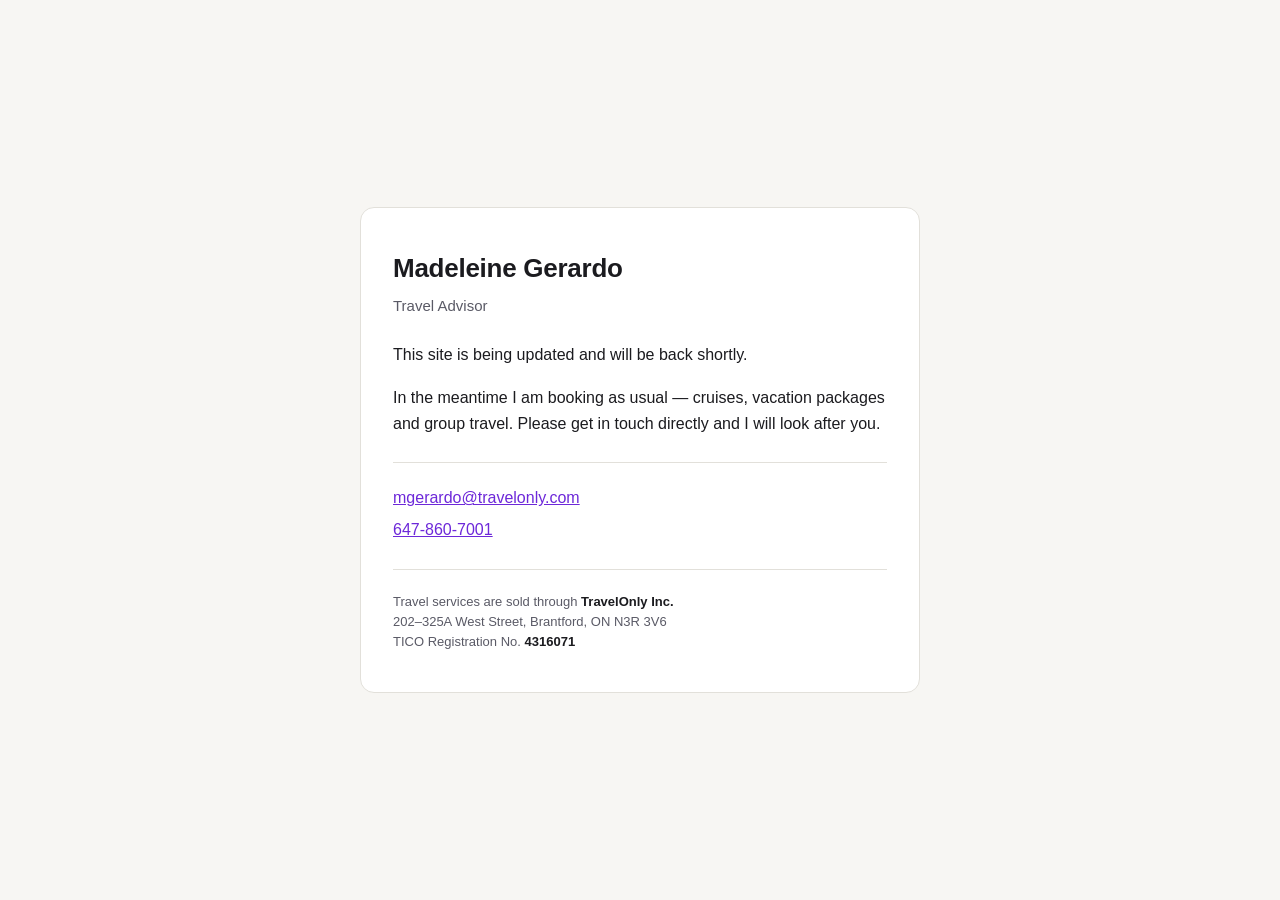
<file: _hold/holding.html>
<!doctype html>
<!-- SITE-HOLD-ACTIVE — this file is served while the brand registration is pending.
     Do not edit by hand; it is placed and removed by scripts/site-switch.sh. -->
<html lang="en">
<head>
<meta charset="utf-8">
<meta name="viewport" content="width=device-width, initial-scale=1">
<meta name="robots" content="noindex, nofollow">
<title>Madeleine Gerardo — Travel Advisor</title>
<style>
  :root {
    --bg: #f7f6f3;
    --card: #ffffff;
    --ink: #1b1b1f;
    --muted: #5a5a66;
    --line: #e2e0da;
    --accent: #6d28d9;
  }
  @media (prefers-color-scheme: dark) {
    :root {
      --bg: #121216;
      --card: #1c1c22;
      --ink: #f2f1ee;
      --muted: #a5a4ae;
      --line: #2e2e38;
      --accent: #a78bfa;
    }
  }
  * { box-sizing: border-box; }
  body {
    margin: 0;
    min-height: 100vh;
    display: flex;
    align-items: center;
    justify-content: center;
    padding: 24px;
    background: var(--bg);
    color: var(--ink);
    font: 16px/1.6 -apple-system, BlinkMacSystemFont, "Segoe UI", Roboto, Helvetica, Arial, sans-serif;
  }
  main {
    width: 100%;
    max-width: 560px;
    background: var(--card);
    border: 1px solid var(--line);
    border-radius: 14px;
    padding: 40px 32px;
  }
  h1 { margin: 0 0 4px; font-size: 26px; letter-spacing: -0.01em; }
  .role { margin: 0 0 24px; color: var(--muted); font-size: 15px; }
  p { margin: 0 0 18px; }
  a { color: var(--accent); }
  .contact { margin: 26px 0 0; padding-top: 22px; border-top: 1px solid var(--line); }
  .contact div { margin-bottom: 6px; }
  .reg {
    margin: 26px 0 0;
    padding-top: 22px;
    border-top: 1px solid var(--line);
    color: var(--muted);
    font-size: 13px;
    line-height: 1.55;
  }
  .reg strong { color: var(--ink); font-weight: 600; }
</style>
</head>
<body>
<main>
  <h1>Madeleine Gerardo</h1>
  <p class="role">Travel Advisor</p>

  <p>This site is being updated and will be back shortly.</p>

  <p>In the meantime I am booking as usual — cruises, vacation packages and group travel.
     Please get in touch directly and I will look after you.</p>

  <div class="contact">
    <div><a href="mailto:mgerardo@travelonly.com">mgerardo@travelonly.com</a></div>
    <div><a href="tel:+16478607001">647-860-7001</a></div>
  </div>

  <div class="reg">
    Travel services are sold through <strong>TravelOnly Inc.</strong><br>
    202&ndash;325A West Street, Brantford, ON N3R 3V6<br>
    TICO Registration No. <strong>4316071</strong>
  </div>
</main>
</body>
</html>
</file>
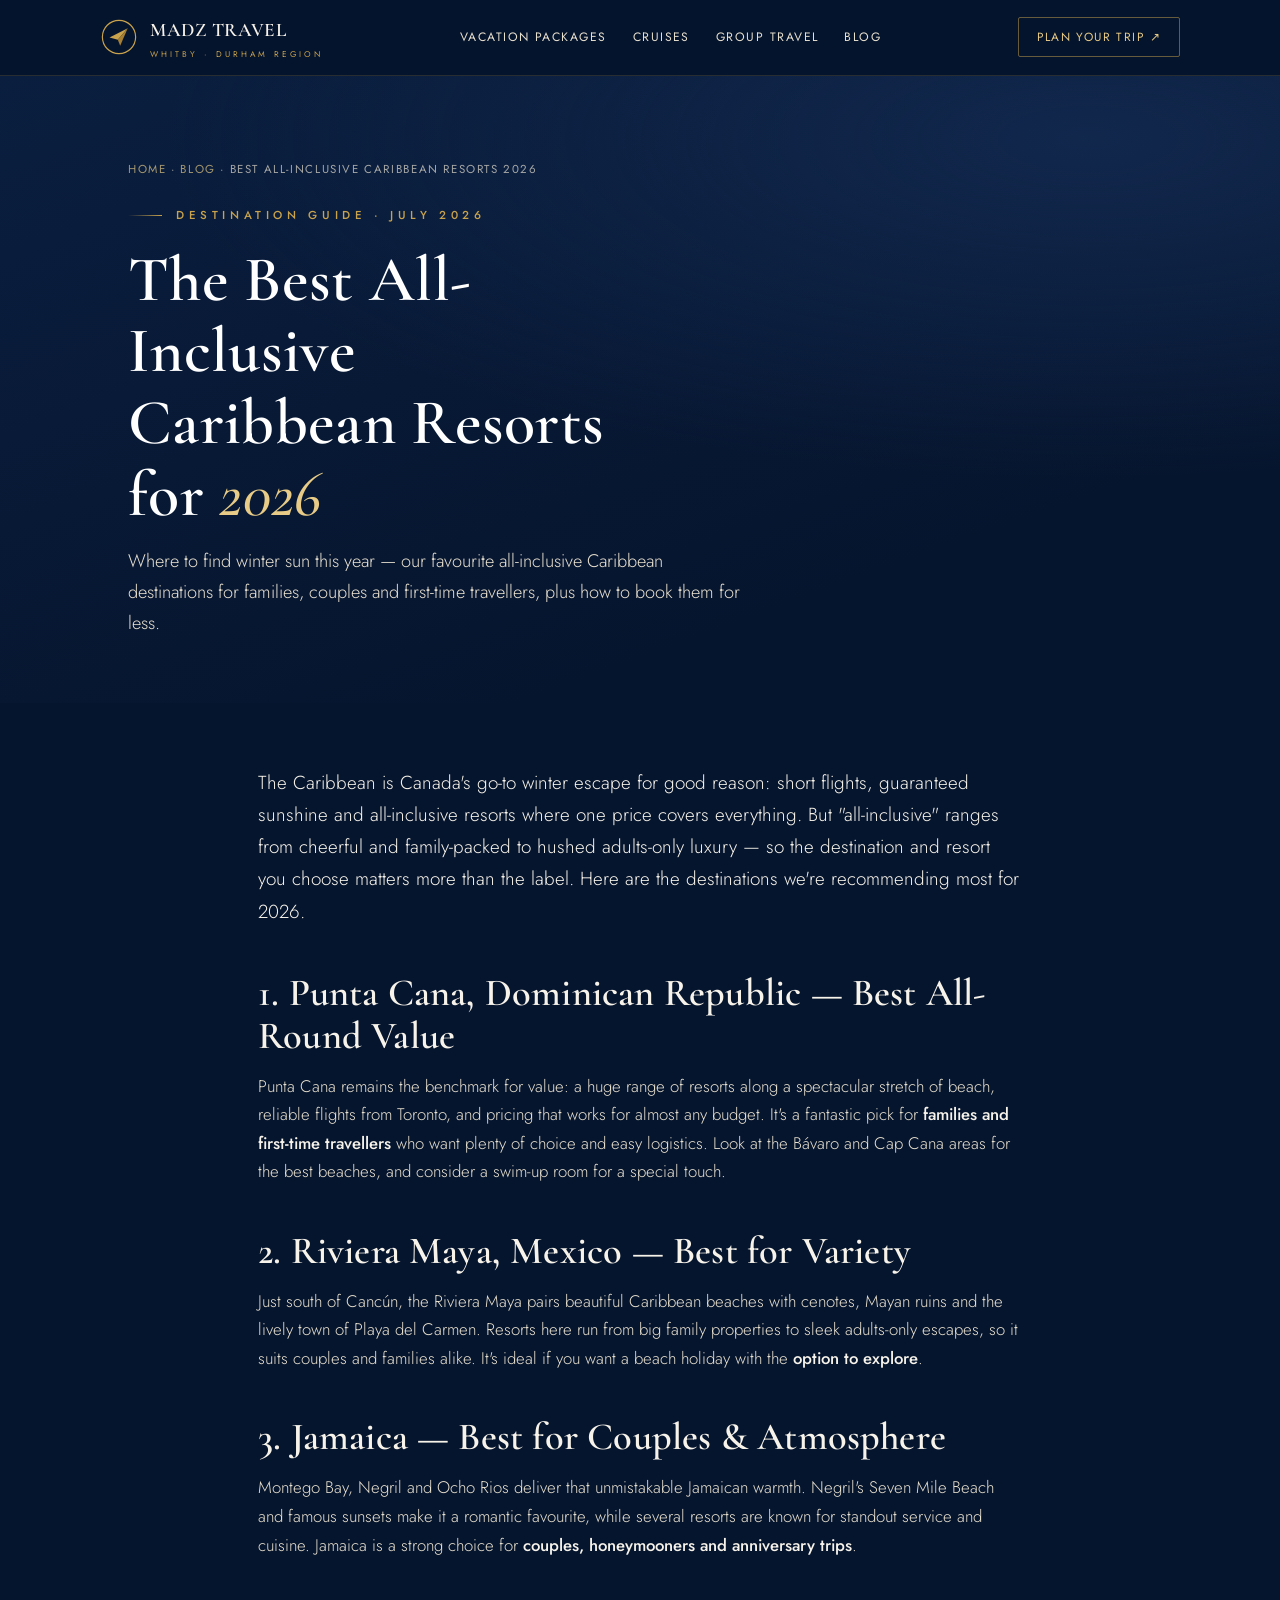
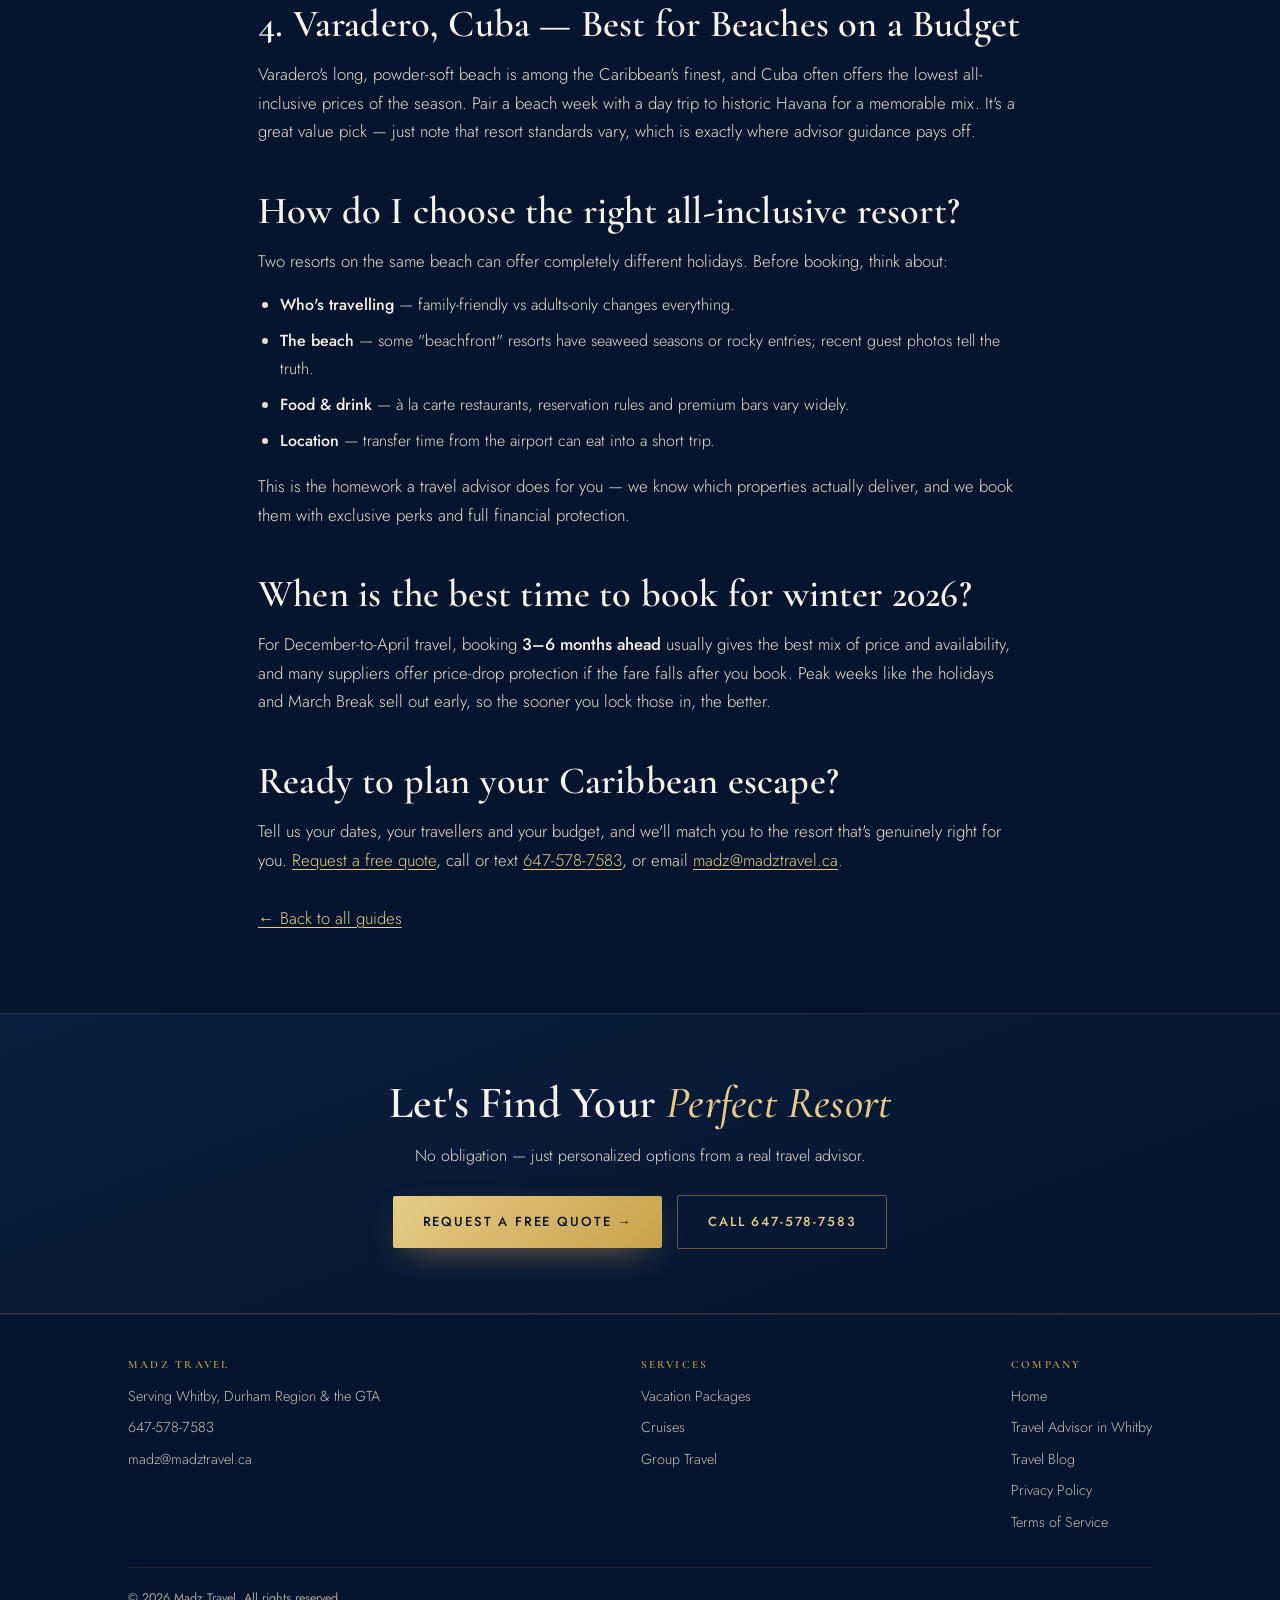
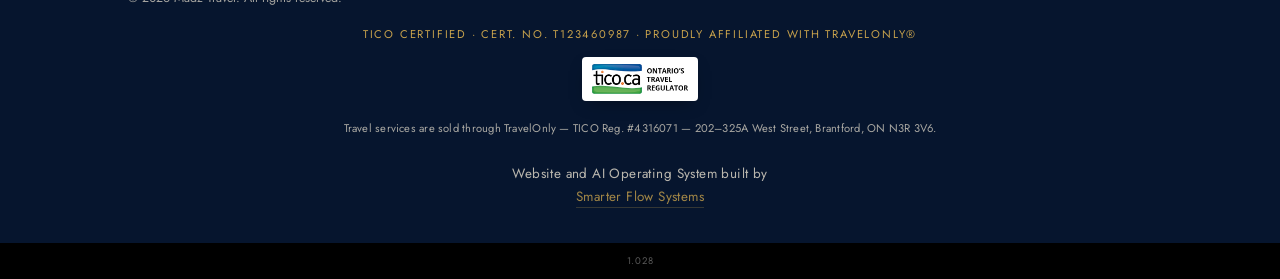
<file: blog/best-all-inclusive-caribbean-resorts-2026.html>
<!DOCTYPE html>
<html lang="en">
<head>
<meta charset="UTF-8" />
<meta name="viewport" content="width=device-width, initial-scale=1.0" />
<title>Best All-Inclusive Caribbean Resorts for 2026 | Madz Travel</title>
<meta name="description" content="Our travel advisor's guide to the best all-inclusive Caribbean resorts and destinations for 2026 — for families, couples and first-time travellers, plus tips to book for less." />
<link rel="canonical" href="https://madztravel.ca/blog/best-all-inclusive-caribbean-resorts-2026.html" />
<meta name="robots" content="index,follow" />
<meta property="og:type" content="article" />
<meta property="og:site_name" content="Madz Travel" />
<meta property="og:url" content="https://madztravel.ca/blog/best-all-inclusive-caribbean-resorts-2026.html" />
<meta property="og:title" content="The Best All-Inclusive Caribbean Resorts for 2026" />
<meta property="og:description" content="A travel advisor's guide to the best all-inclusive Caribbean destinations for 2026 — for families, couples and first-timers." />
<meta property="og:image" content="https://madztravel.ca/og-image.png" />
<meta name="twitter:card" content="summary_large_image" />
<meta name="theme-color" content="#0A1E3F" />
<link rel="icon" type="image/png" href="/logo.png" />
<link rel="preconnect" href="https://fonts.googleapis.com">
<link rel="preconnect" href="https://fonts.gstatic.com" crossorigin>
<link href="https://fonts.googleapis.com/css2?family=Cormorant+Garamond:ital,wght@0,500;0,600;0,700;1,500&family=Jost:wght@300;400;500;600&display=swap" rel="stylesheet">
<link rel="stylesheet" href="/site.css">
<script type="application/ld+json">
{
  "@context": "https://schema.org",
  "@type": "BlogPosting",
  "headline": "The Best All-Inclusive Caribbean Resorts for 2026",
  "description": "A travel advisor's guide to the best all-inclusive Caribbean destinations for 2026 — for families, couples and first-time travellers.",
  "image": "https://madztravel.ca/og-image.png",
  "datePublished": "2026-07-11",
  "dateModified": "2026-07-11",
  "author": { "@type": "Organization", "name": "Madz Travel" },
  "publisher": { "@type": "Organization", "name": "Madz Travel", "logo": { "@type": "ImageObject", "url": "https://madztravel.ca/logo.png" } },
  "mainEntityOfPage": "https://madztravel.ca/blog/best-all-inclusive-caribbean-resorts-2026.html"
}
</script>
</head>
<body>

<header class="nav">
  <div class="wrap nav-inner">
    <a href="/" class="brand">
      <svg viewBox="0 0 48 48" aria-label="Madz Travel"><circle cx="24" cy="24" r="21" fill="none" stroke="#C8A24C" stroke-width="1.5"/><path d="M35 13 L12 24.5 L22.5 27.5 Z" fill="#C8A24C"/><path d="M22.5 27.5 L25.5 35 L35 13 Z" fill="#A67F32"/></svg>
      <span><b>Madz Travel</b><span>Whitby · Durham Region</span></span>
    </a>
    <nav class="nav-links">
      <a href="/vacation-packages.html">Vacation Packages</a>
      <a href="/cruises.html">Cruises</a>
      <a href="/group-travel.html">Group Travel</a>
      <a href="/blog/">Blog</a>
    </nav>
    <a href="/#contact" class="nav-cta">Plan Your Trip ↗</a>
  </div>
</header>

<section class="phead">
  <div class="wrap">
    <div class="crumb"><a href="/">Home</a> · <a href="/blog/">Blog</a> · Best All-Inclusive Caribbean Resorts 2026</div>
    <span class="eyebrow">Destination Guide · July 2026</span>
    <h1>The Best All-Inclusive Caribbean Resorts for <em>2026</em></h1>
    <p class="lede">Where to find winter sun this year — our favourite all-inclusive Caribbean destinations for families, couples and first-time travellers, plus how to book them for less.</p>
  </div>
</section>

<section class="prose">
  <div class="wrap">
    <p class="lead">The Caribbean is Canada's go-to winter escape for good reason: short flights, guaranteed sunshine and all-inclusive resorts where one price covers everything. But "all-inclusive" ranges from cheerful and family-packed to hushed adults-only luxury — so the destination and resort you choose matters more than the label. Here are the destinations we're recommending most for 2026.</p>

    <h2>1. Punta Cana, Dominican Republic — Best All-Round Value</h2>
    <p>Punta Cana remains the benchmark for value: a huge range of resorts along a spectacular stretch of beach, reliable flights from Toronto, and pricing that works for almost any budget. It's a fantastic pick for <strong>families and first-time travellers</strong> who want plenty of choice and easy logistics. Look at the Bávaro and Cap Cana areas for the best beaches, and consider a swim-up room for a special touch.</p>

    <h2>2. Riviera Maya, Mexico — Best for Variety</h2>
    <p>Just south of Cancún, the Riviera Maya pairs beautiful Caribbean beaches with cenotes, Mayan ruins and the lively town of Playa del Carmen. Resorts here run from big family properties to sleek adults-only escapes, so it suits couples and families alike. It's ideal if you want a beach holiday with the <strong>option to explore</strong>.</p>

    <h2>3. Jamaica — Best for Couples &amp; Atmosphere</h2>
    <p>Montego Bay, Negril and Ocho Rios deliver that unmistakable Jamaican warmth. Negril's Seven Mile Beach and famous sunsets make it a romantic favourite, while several resorts are known for standout service and cuisine. Jamaica is a strong choice for <strong>couples, honeymooners and anniversary trips</strong>.</p>

    <h2>4. Varadero, Cuba — Best for Beaches on a Budget</h2>
    <p>Varadero's long, powder-soft beach is among the Caribbean's finest, and Cuba often offers the lowest all-inclusive prices of the season. Pair a beach week with a day trip to historic Havana for a memorable mix. It's a great value pick — just note that resort standards vary, which is exactly where advisor guidance pays off.</p>

    <h2>How do I choose the right all-inclusive resort?</h2>
    <p>Two resorts on the same beach can offer completely different holidays. Before booking, think about:</p>
    <ul>
      <li><strong>Who's travelling</strong> — family-friendly vs adults-only changes everything.</li>
      <li><strong>The beach</strong> — some "beachfront" resorts have seaweed seasons or rocky entries; recent guest photos tell the truth.</li>
      <li><strong>Food &amp; drink</strong> — à la carte restaurants, reservation rules and premium bars vary widely.</li>
      <li><strong>Location</strong> — transfer time from the airport can eat into a short trip.</li>
    </ul>
    <p>This is the homework a travel advisor does for you — we know which properties actually deliver, and we book them with exclusive perks and full financial protection.</p>

    <h2>When is the best time to book for winter 2026?</h2>
    <p>For December-to-April travel, booking <strong>3–6 months ahead</strong> usually gives the best mix of price and availability, and many suppliers offer price-drop protection if the fare falls after you book. Peak weeks like the holidays and March Break sell out early, so the sooner you lock those in, the better.</p>

    <h2>Ready to plan your Caribbean escape?</h2>
    <p>Tell us your dates, your travellers and your budget, and we'll match you to the resort that's genuinely right for you. <a href="/#contact">Request a free quote</a>, call or text <a href="tel:+16475787583">647-578-7583</a>, or email <a href="mailto:madz@madztravel.ca">madz@madztravel.ca</a>.</p>

    <p style="margin-top:30px"><a href="/blog/">← Back to all guides</a></p>
  </div>
</section>

<section class="cta-band">
  <div class="wrap">
    <h2>Let's Find Your <em>Perfect Resort</em></h2>
    <p>No obligation — just personalized options from a real travel advisor.</p>
    <a href="/#contact" class="btn btn-gold">Request a Free Quote →</a>
    <a href="tel:+16475787583" class="btn btn-ghost">Call 647-578-7583</a>
  </div>
</section>

<footer>
  <div class="wrap">
    <div class="foot-cols">
      <div>
        <h4>Madz Travel</h4>
        <p>Serving Whitby, Durham Region &amp; the GTA</p>
        <a href="tel:+16475787583">647-578-7583</a>
        <a href="mailto:madz@madztravel.ca">madz@madztravel.ca</a>
      </div>
      <div>
        <h4>Services</h4>
        <a href="/vacation-packages.html">Vacation Packages</a>
        <a href="/cruises.html">Cruises</a>
        <a href="/group-travel.html">Group Travel</a>
      </div>
      <div>
        <h4>Company</h4>
        <a href="/">Home</a>
        <a href="/whitby-travel-advisor.html">Travel Advisor in Whitby</a>
        <a href="/blog/">Travel Blog</a>
        <a href="/privacy.html">Privacy Policy</a>
        <a href="/terms.html">Terms of Service</a>
      </div>
    </div>
    <div class="foot-bottom">
      <p>© <span id="yr"></span> Madz Travel. All rights reserved.</p>
      <span class="tico"><a class="tico-mark" href="https://www.tico.ca/" target="_blank" rel="noopener noreferrer"><img src="/tico-logo.png" width="362" height="112" alt="TICO &mdash; Ontario&rsquo;s travel regulator" loading="lazy"></a>TICO Certified · Cert. No. T123460987 · Proudly Affiliated with TravelOnly®</span>
    <span class="tico-reg">Travel services are sold through TravelOnly &mdash; TICO Reg. #4316071 &mdash; 202&ndash;325A West Street, Brantford, ON N3R 3V6.</span>
    <div class="built-by">Website and AI Operating System built by<br><a href="https://smarterflow.ca/?ref=madztravel" target="_blank" rel="noopener">Smarter Flow Systems</a></div>
    </div>
  </div>
</footer>
<div class="version-bar"></div>
<script>document.getElementById('yr').textContent=new Date().getFullYear();</script>
<script src="/version.js"></script>
</body>
</html>
</file>
<file: site.css>
/* ============================================================
   Madz Travel — shared styles for content/landing/blog pages
   (main homepage keeps its own inline styles; this powers the
   SEO service, location and blog pages)
   ============================================================ */
:root{
  --navy:#0A1E3F;--navy-deep:#06152E;--navy-soft:#12294f;
  --gold:#C8A24C;--gold-light:#E7CB86;--gold-deep:#A67F32;
  --cream:#F7F3EA;--cream-dim:#E8E0CF;--white:#fff;--maxw:1080px;
  --ease:cubic-bezier(.22,.61,.36,1);
}
*{margin:0;padding:0;box-sizing:border-box}
html{scroll-behavior:smooth}
body{font-family:'Jost',sans-serif;background:var(--navy-deep);color:var(--cream);line-height:1.7;-webkit-font-smoothing:antialiased;overflow-x:hidden}
h1,h2,h3,h4{font-family:'Cormorant Garamond',serif;font-weight:600;line-height:1.12;letter-spacing:.005em}
a{color:inherit;text-decoration:none}
img{max-width:100%;display:block}
::selection{background:var(--gold);color:var(--navy-deep)}
.wrap{max-width:var(--maxw);margin:0 auto;padding:0 28px}

/* header */
header.nav{position:sticky;top:0;z-index:100;background:rgba(6,21,46,.9);backdrop-filter:blur(14px);border-bottom:1px solid rgba(200,162,76,.18)}
.nav-inner{display:flex;align-items:center;justify-content:space-between;gap:20px;padding:14px 0}
.brand{display:flex;align-items:center;gap:12px}
.brand svg{width:38px;height:38px;flex:none}
.brand b{font-family:'Cormorant Garamond',serif;font-weight:600;font-size:1.2rem;color:var(--cream);letter-spacing:.03em}
.brand span{display:block;font-size:.52rem;letter-spacing:.36em;text-transform:uppercase;color:var(--gold)}
.nav-links{display:flex;gap:26px;align-items:center}
.nav-links a{font-size:.76rem;letter-spacing:.12em;text-transform:uppercase;color:var(--cream-dim);transition:color .3s}
.nav-links a:hover{color:var(--gold-light)}
.nav-cta{font-size:.74rem;letter-spacing:.12em;text-transform:uppercase;color:var(--gold-light);border:1px solid rgba(200,162,76,.5);padding:9px 18px;border-radius:2px;transition:all .3s}
.nav-cta:hover{background:var(--gold);color:var(--navy-deep)}
@media(max-width:760px){.nav-links{display:none}}

/* hero / page head */
.phead{position:relative;overflow:hidden;padding:84px 0 64px;
  background:radial-gradient(120% 90% at 85% 10%,rgba(18,41,79,.9),transparent 60%),linear-gradient(160deg,var(--navy),var(--navy-deep) 75%)}
.crumb{font-size:.72rem;letter-spacing:.14em;text-transform:uppercase;color:var(--cream-dim);opacity:.7;margin-bottom:18px}
.crumb a{color:var(--gold-light)}
.eyebrow{font-weight:500;font-size:.72rem;letter-spacing:.4em;text-transform:uppercase;color:var(--gold);display:inline-flex;align-items:center;gap:14px;margin-bottom:18px}
.eyebrow::before{content:"";width:34px;height:1px;background:linear-gradient(90deg,transparent,var(--gold))}
.phead h1{font-size:clamp(2.4rem,6vw,4rem);color:var(--white);margin-bottom:16px;max-width:16ch}
.phead h1 em{font-style:italic;color:var(--gold-light);font-weight:500}
.phead p.lede{max-width:620px;font-size:1.14rem;color:var(--cream-dim);font-weight:300}

/* body prose */
.prose{padding:64px 0}
.prose .wrap{max-width:820px}
.prose h2{font-size:clamp(1.7rem,3.4vw,2.4rem);color:var(--cream);margin:44px 0 14px}
.prose h2:first-child{margin-top:0}
.prose h2 em{font-style:italic;color:var(--gold-light);font-weight:500}
.prose h3{font-size:1.35rem;color:var(--gold-light);margin:30px 0 10px}
.prose p{color:var(--cream-dim);font-weight:300;font-size:1.05rem;margin-bottom:16px}
.prose ul,.prose ol{margin:0 0 18px 22px}
.prose li{color:var(--cream-dim);font-weight:300;margin-bottom:9px}
.prose a{color:var(--gold-light);text-decoration:underline;text-underline-offset:3px}
.prose strong{color:var(--cream);font-weight:500}
.lead{font-size:1.18rem !important;color:var(--cream) !important}

/* TICO certificate card — mirrors the block in index.html's inline styles.
   Ivory on gold so it reads as a certificate against the navy pages. */
.tico-cert{max-width:420px;margin:30px auto;padding:5px;border-radius:5px;background:linear-gradient(150deg,var(--gold-light),var(--gold-deep) 46%,var(--gold-light));box-shadow:0 30px 64px -28px rgba(3,10,24,.8)}
.tico-cert-in{position:relative;overflow:hidden;background:linear-gradient(165deg,#FFFDF7,#F2ECDD);border:1px solid rgba(166,127,50,.4);border-radius:2px;padding:32px 30px 26px;text-align:center}
.tico-cert-in::before{content:"";position:absolute;inset:0;background:repeating-radial-gradient(circle at 50% 32%,rgba(166,127,50,.085) 0 1px,transparent 1px 10px);pointer-events:none}
.tico-cert .seal{position:relative;width:98px;height:98px;margin:0 auto 16px;display:block}
.tico-cert .sealtxt{font-family:'Jost',sans-serif;font-size:8.4px;font-weight:500;letter-spacing:2.1px;fill:#A67F32}
.tico-cert .act{position:relative;display:block;font-size:.58rem;letter-spacing:.28em;text-transform:uppercase;color:var(--gold-deep)}
.tico-cert h3{position:relative;font-size:1.7rem;color:var(--navy);margin:9px 0 4px}
.tico-cert .who{position:relative;font-size:.65rem;letter-spacing:.24em;text-transform:uppercase;color:#6b7587}
.tico-cert dl{position:relative;display:flex;justify-content:center;gap:38px;margin:18px 0 16px;padding:15px 0;border-top:1px solid rgba(166,127,50,.32);border-bottom:1px solid rgba(166,127,50,.32)}
.tico-cert dt{font-size:.56rem;letter-spacing:.2em;text-transform:uppercase;color:#7b8496;margin-bottom:5px}
.tico-cert dd{font-family:'Cormorant Garamond',serif;font-size:1.55rem;color:var(--navy);letter-spacing:.14em;font-variant-numeric:lining-nums tabular-nums;font-feature-settings:'lnum' 1,'tnum' 1}
.tico-cert .note{position:relative;font-size:.72rem!important;line-height:1.65;font-weight:300;color:#5b6577!important;margin:0!important}
@media(max-width:520px){.tico-cert dl{gap:26px}.tico-cert-in{padding:28px 20px 22px}}

/* feature grid */
.cards{display:grid;grid-template-columns:repeat(auto-fit,minmax(230px,1fr));gap:18px;margin:26px 0}
.card{background:rgba(247,243,234,.03);border:1px solid rgba(200,162,76,.2);border-radius:8px;padding:26px}
.card h3{font-size:1.3rem;color:var(--cream);margin:0 0 8px}
.card p{font-size:.96rem;margin:0}

/* CTA band */
.cta-band{background:linear-gradient(160deg,var(--navy),var(--navy-deep));border-top:1px solid rgba(200,162,76,.16);border-bottom:1px solid rgba(200,162,76,.16);padding:64px 0;text-align:center}
.cta-band h2{font-size:clamp(1.9rem,4vw,2.8rem);color:var(--cream);margin-bottom:14px}
.cta-band h2 em{font-style:italic;color:var(--gold-light);font-weight:500}
.cta-band p{color:var(--cream-dim);font-weight:300;max-width:540px;margin:0 auto 26px}
.btn{display:inline-flex;align-items:center;gap:10px;font-weight:500;font-size:.82rem;letter-spacing:.14em;text-transform:uppercase;padding:15px 30px;border-radius:2px;transition:all .4s var(--ease)}
.btn-gold{background:linear-gradient(135deg,var(--gold-light),var(--gold));color:var(--navy-deep);box-shadow:0 12px 34px -14px rgba(200,162,76,.7)}
.btn-gold:hover{transform:translateY(-3px)}
.btn-ghost{border:1px solid rgba(200,162,76,.5);color:var(--gold-light);margin-left:10px}
.btn-ghost:hover{background:rgba(200,162,76,.12)}

/* footer */
footer{background:var(--navy-deep);border-top:1px solid rgba(200,162,76,.16);padding:44px 0 34px}
.foot-cols{display:flex;flex-wrap:wrap;gap:30px 60px;justify-content:space-between;margin-bottom:26px}
.foot-cols h4{font-size:.7rem;letter-spacing:.2em;text-transform:uppercase;color:var(--gold);margin-bottom:12px}
.foot-cols a,.foot-cols p{display:block;font-size:.9rem;color:var(--cream-dim);opacity:.85;margin-bottom:7px;font-weight:300}
.foot-cols a:hover{color:var(--gold-light)}
.foot-bottom{border-top:1px solid rgba(200,162,76,.12);padding-top:20px;display:flex;flex-wrap:wrap;justify-content:space-between;gap:12px;align-items:center}
.foot-bottom p{font-size:.78rem;color:var(--cream-dim);opacity:.7}
/* column-REVERSE, not column: the mark is first in the source (it reads as the subject
   of the credential to a screen reader) but sits UNDER the line visually, centred to
   the page. Reversing here keeps the DOM order and moves only the picture. */
.foot-bottom .tico{font-size:.7rem;letter-spacing:.16em;text-transform:uppercase;color:var(--gold);display:flex;flex-direction:column-reverse;align-items:center;gap:12px;justify-content:center;text-align:center;flex-basis:100%;order:3;margin-top:4px}
/* The regulator's mark, self-hosted so the footer never depends on tico.ca being up.
   White plate because the logo is dark artwork and would disappear against the navy. */
.tico-mark{display:inline-flex;background:#fff;border-radius:4px;padding:7px 10px;line-height:0;box-shadow:0 6px 18px -8px rgba(0,0,0,.55);transition:transform .3s var(--ease)}
.tico-mark:hover{transform:translateY(-2px)}
.tico-mark img{height:30px;width:auto;display:block}
.version-bar{background:#000;text-align:center;padding:10px 0;font-size:.6rem;letter-spacing:.08em;color:rgba(255,255,255,.35)}

/* The registrant disclosure. TICO requires an outside sales rep's own branded site to carry
   the HOST agency's business name, address and registration number; Madz's certificate number
   sits above it and is a personal credential, not a substitute. Sentence case and full width
   on purpose — this is a legal disclosure and has to read as prose, not as a tracked-out badge
   like the credential line it follows. */
.tico-reg{flex-basis:100%;order:4;text-align:center;font-size:.7rem;line-height:1.65;
  letter-spacing:.02em;text-transform:none;color:var(--cream-dim);opacity:.72;margin-top:6px}

/* Builder credit. Still ordered LAST, below the regulator disclosure — the TICO block is
   what a visitor is meant to read first — but no longer whispered: at .68rem/.5 opacity it
   was the smallest, faintest text on the site and effectively unreadable. Sized to match the
   regulator line instead, so it's legible without out-ranking the credential above it.
   The link opens in a new tab so a curious reader is never pulled off Madz's site, and
   carries rel="noopener" WITHOUT noreferrer: the referrer is the whole point, it's how
   smarterflow.ca sees which of these sites sent the visit. */
.built-by{flex-basis:100%;order:5;text-align:center;font-size:.84rem;line-height:1.7;
  letter-spacing:.03em;text-transform:none;color:var(--cream-dim);opacity:.8;margin-top:14px}
.built-by a{color:var(--gold);border-bottom:1px solid rgba(200,162,76,.3);padding-bottom:1px;
  transition:color .3s var(--ease),border-color .3s var(--ease)}
.built-by a:hover{color:var(--gold-light);border-bottom-color:rgba(231,203,134,.6)}
</file>
